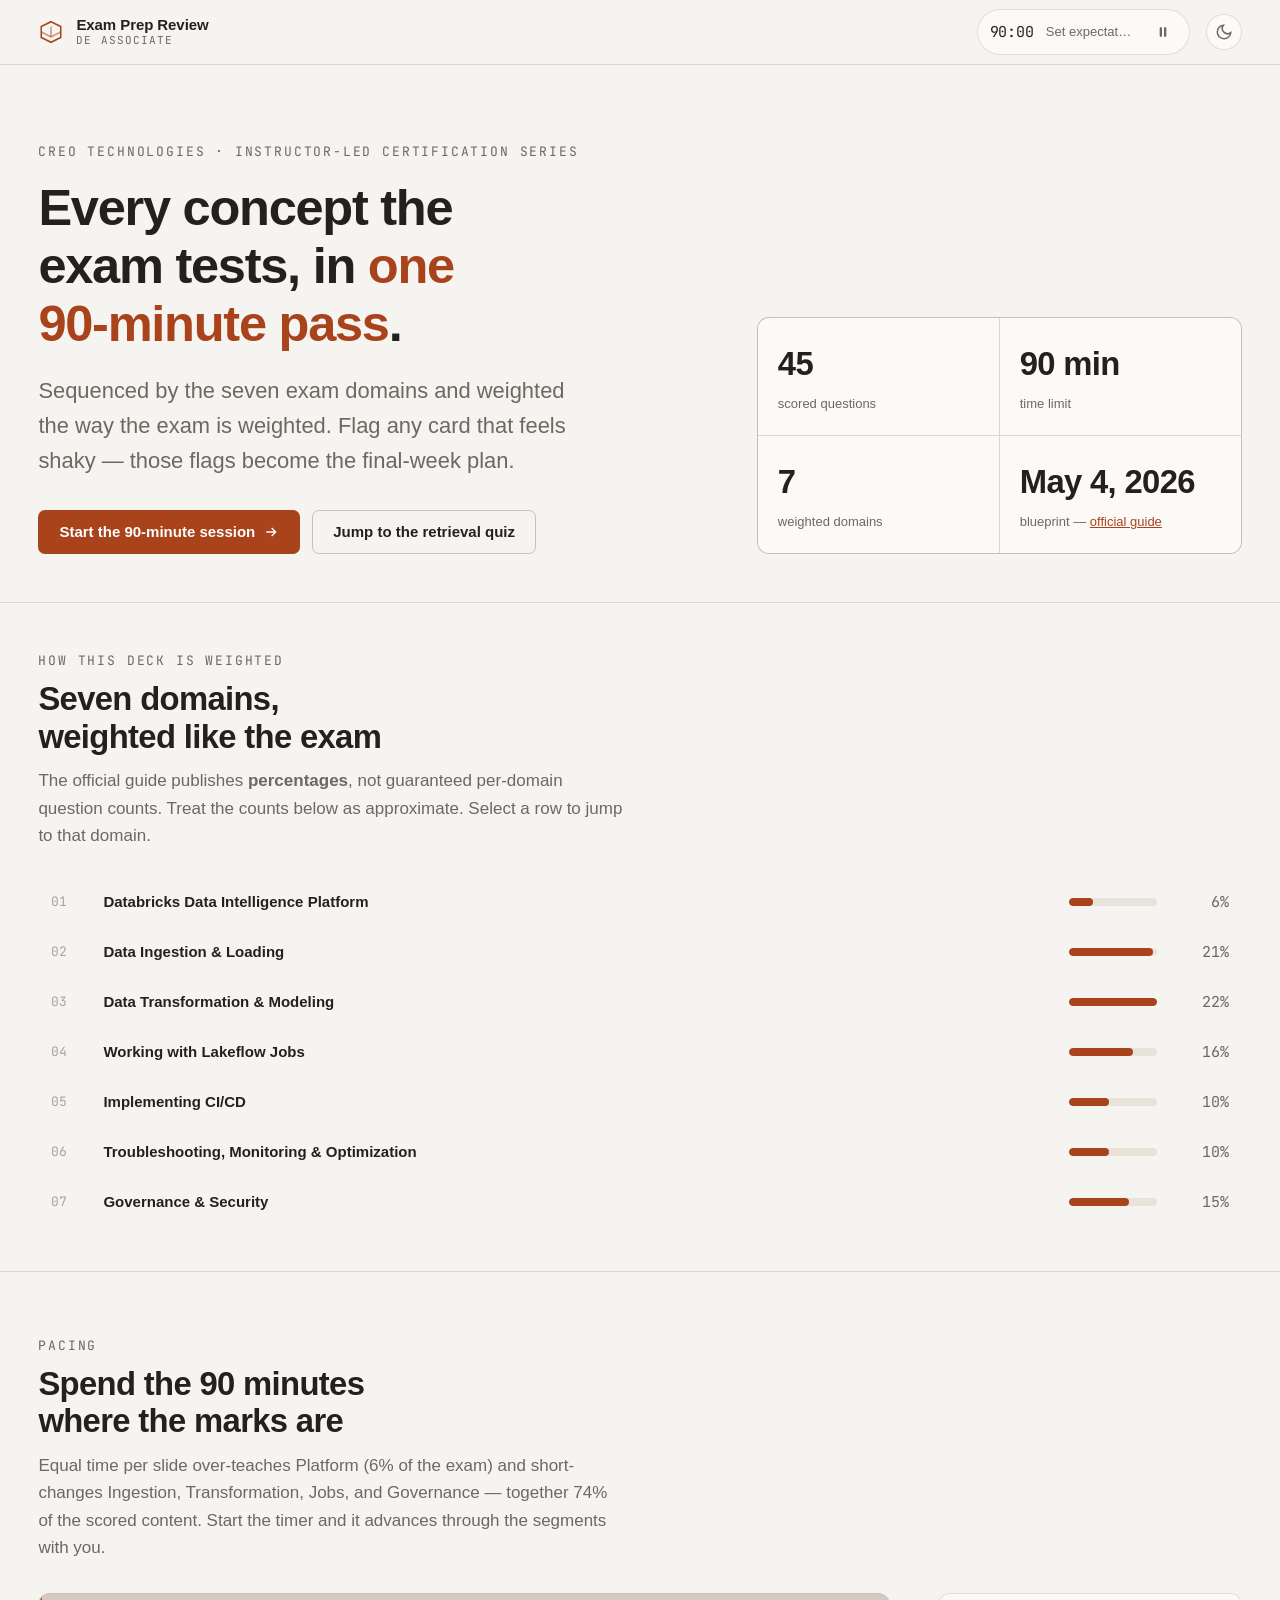
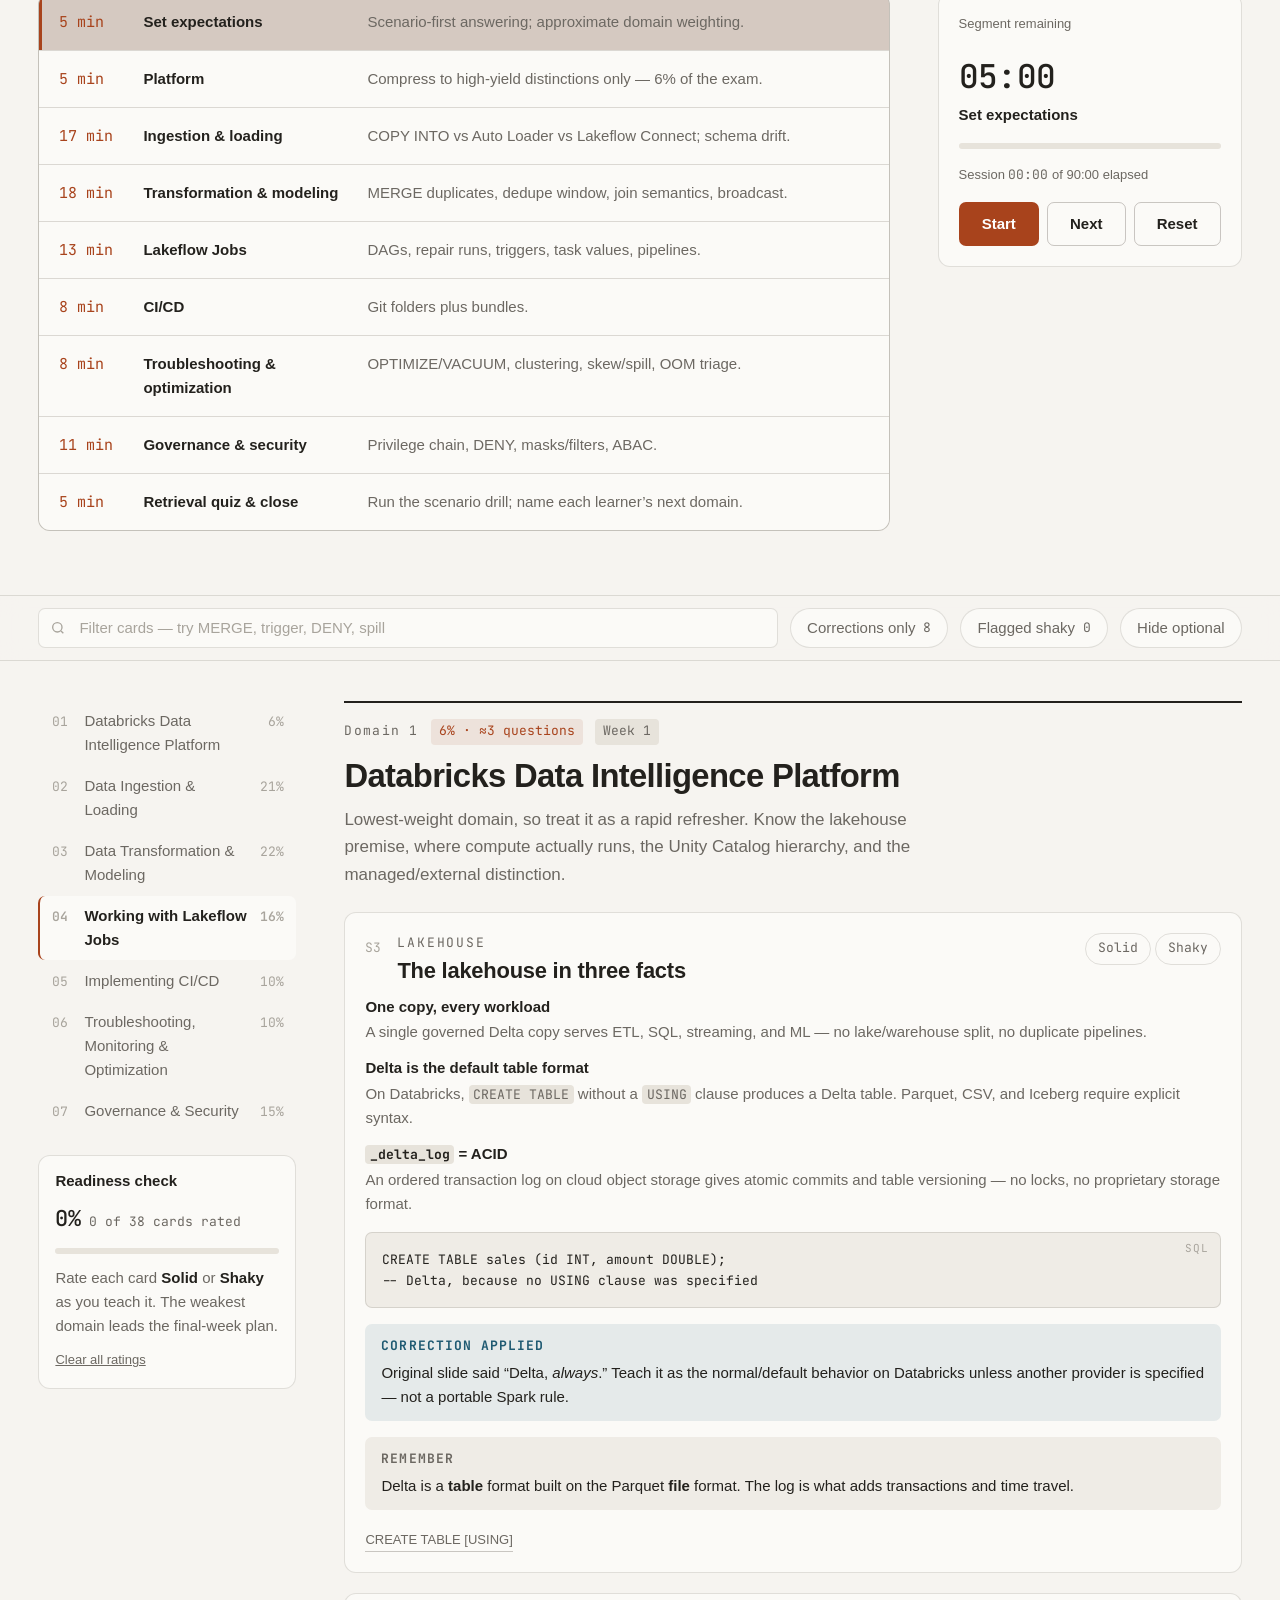
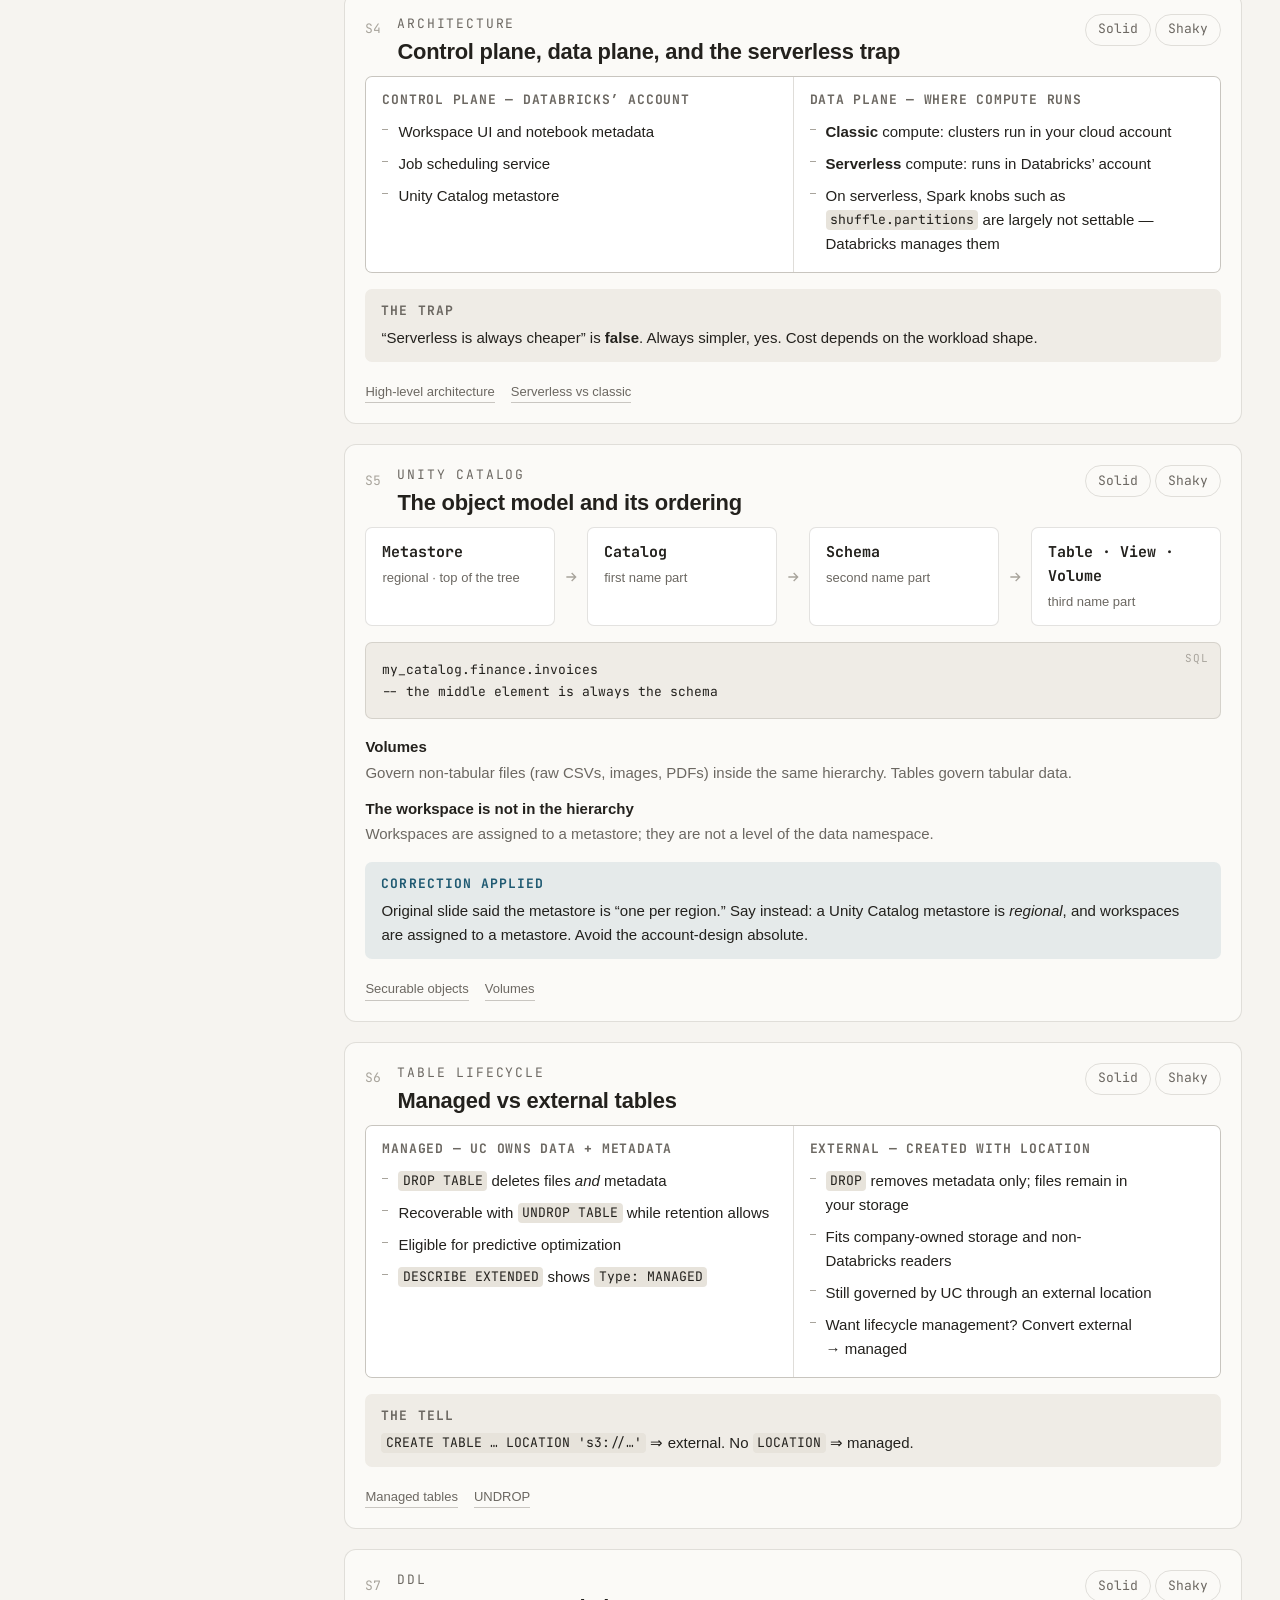
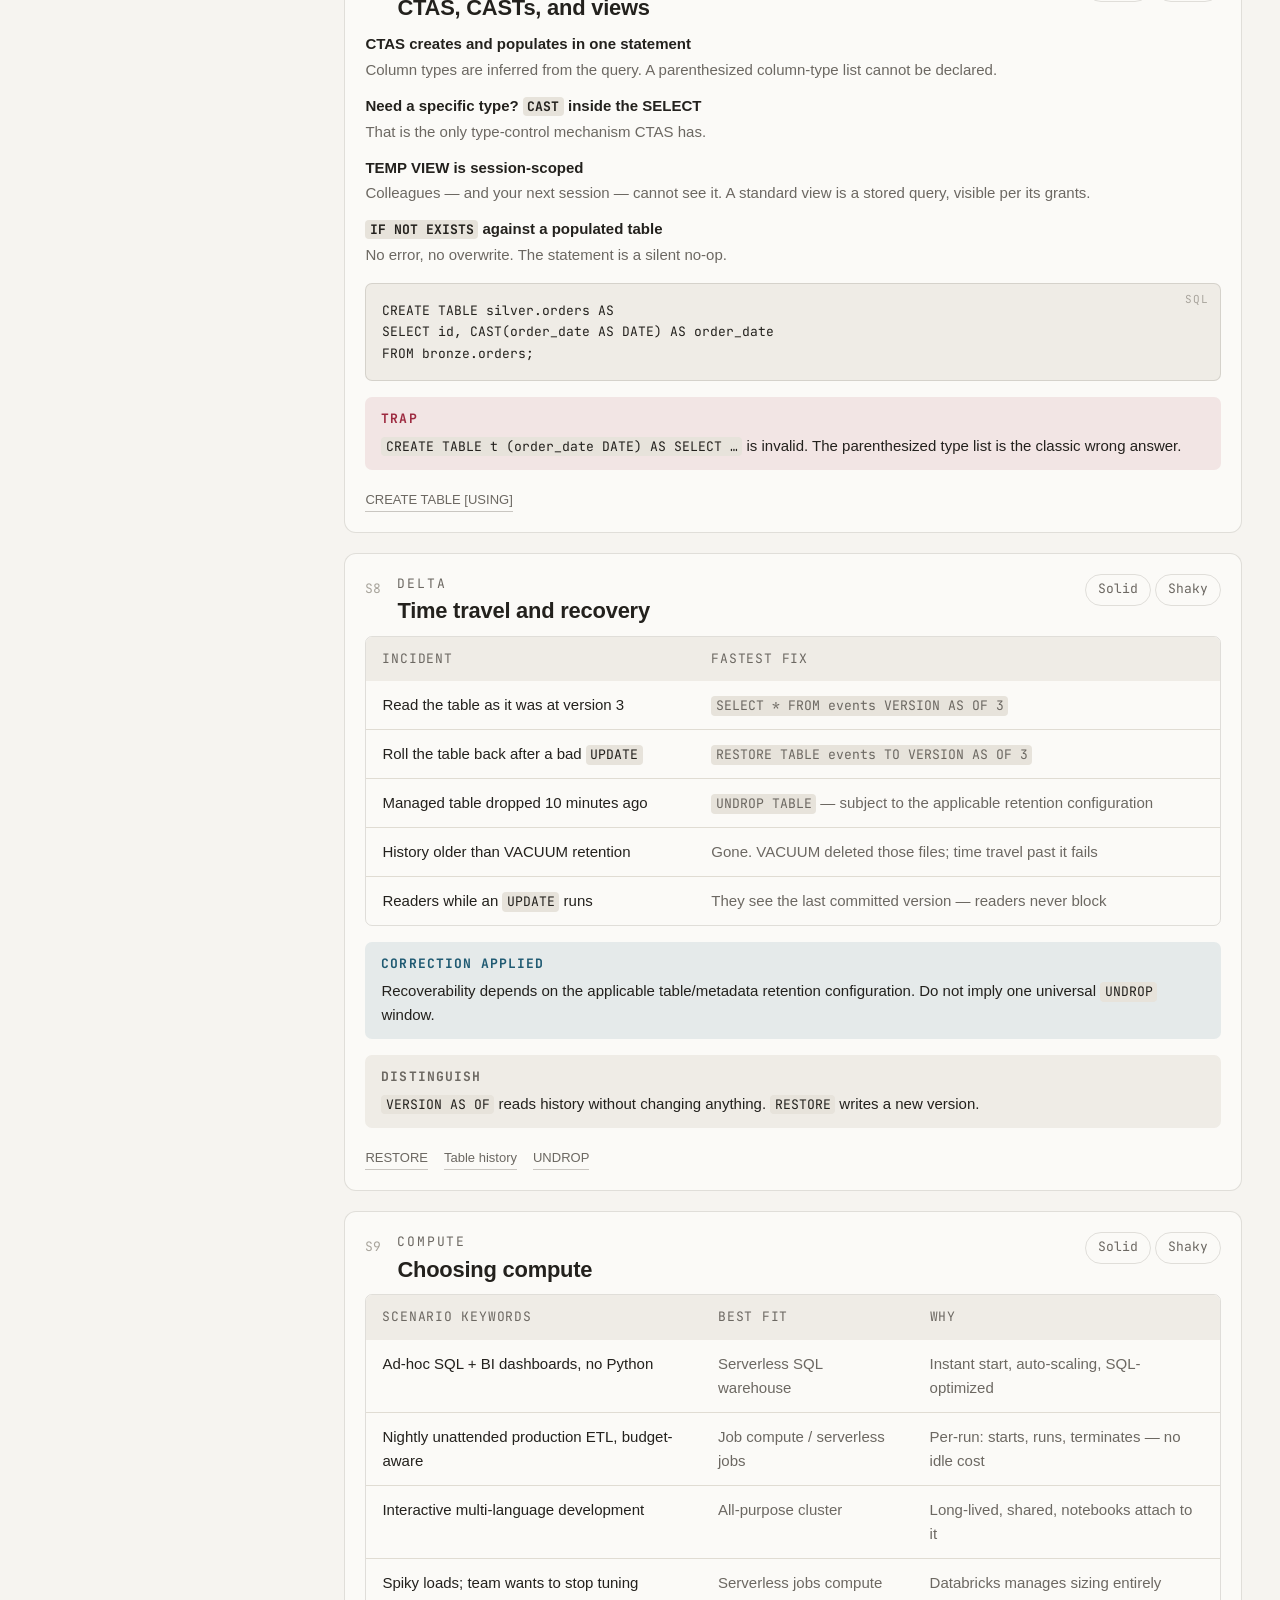
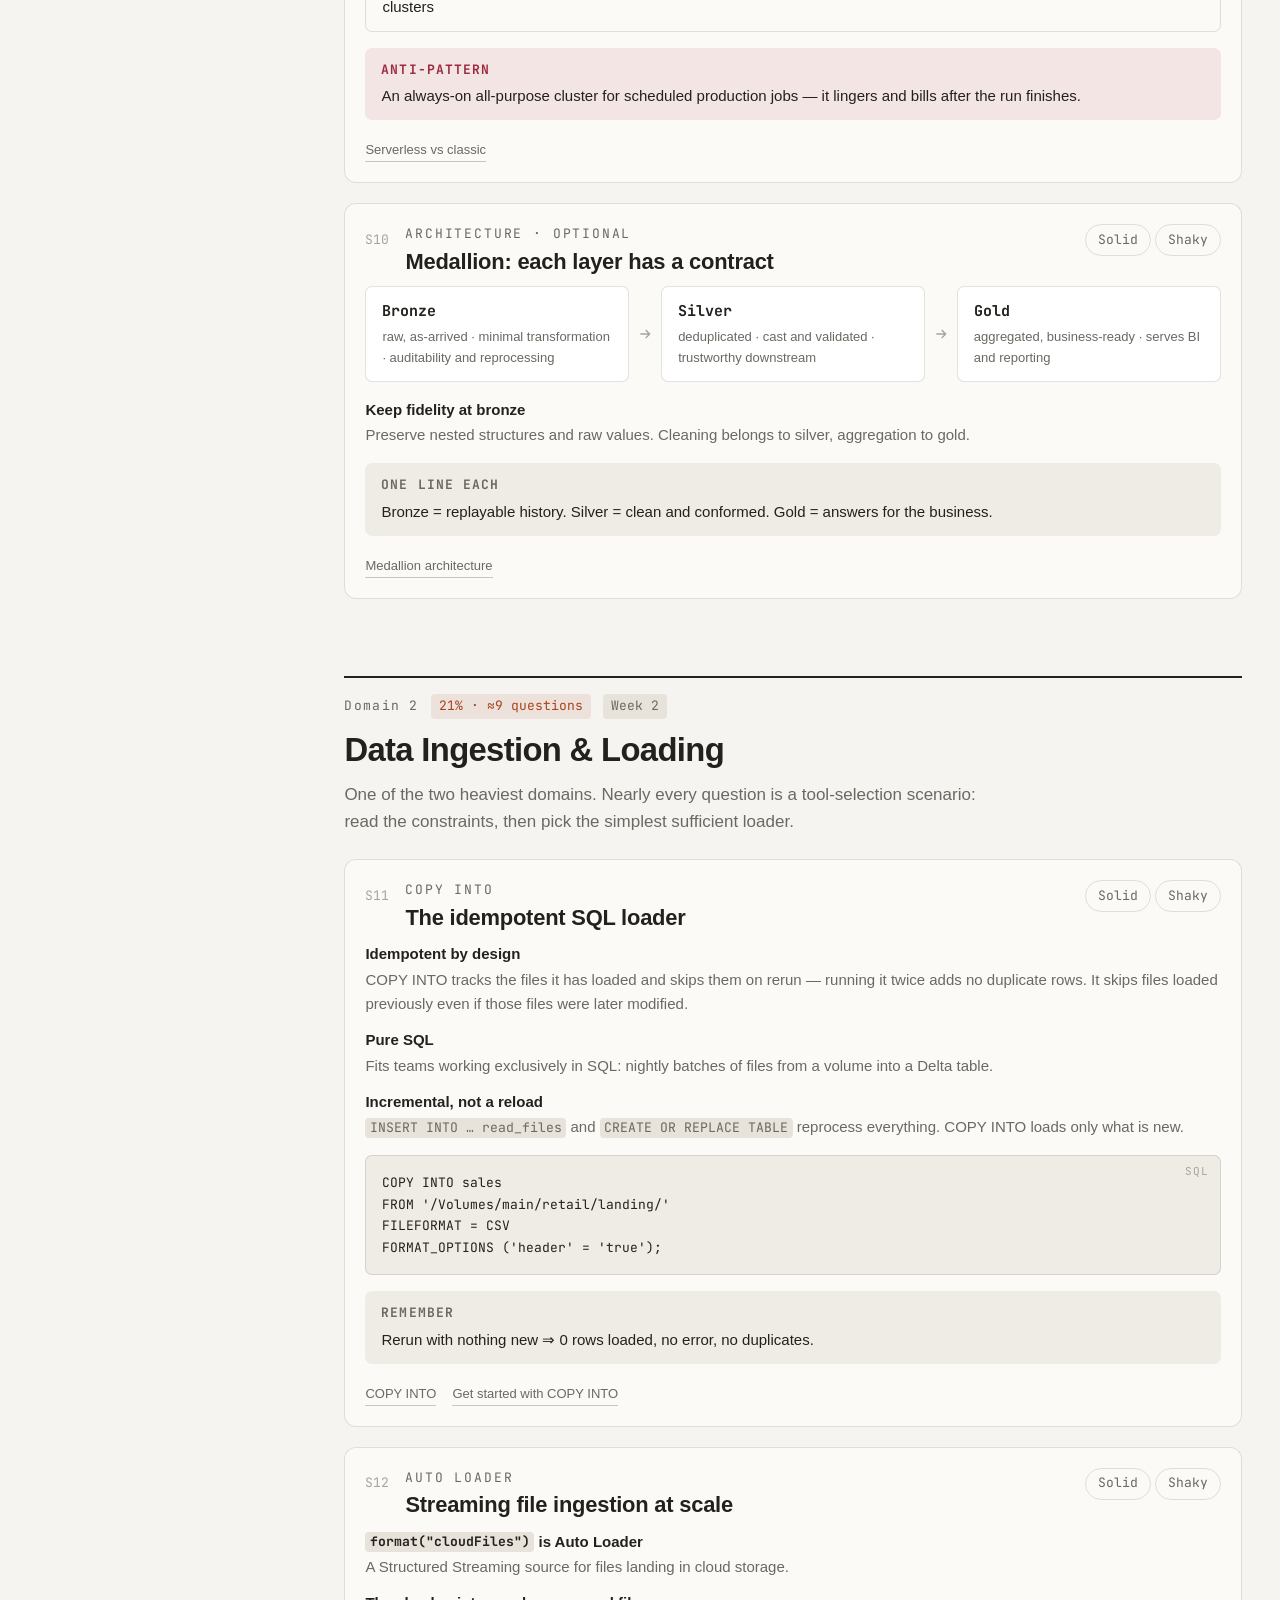
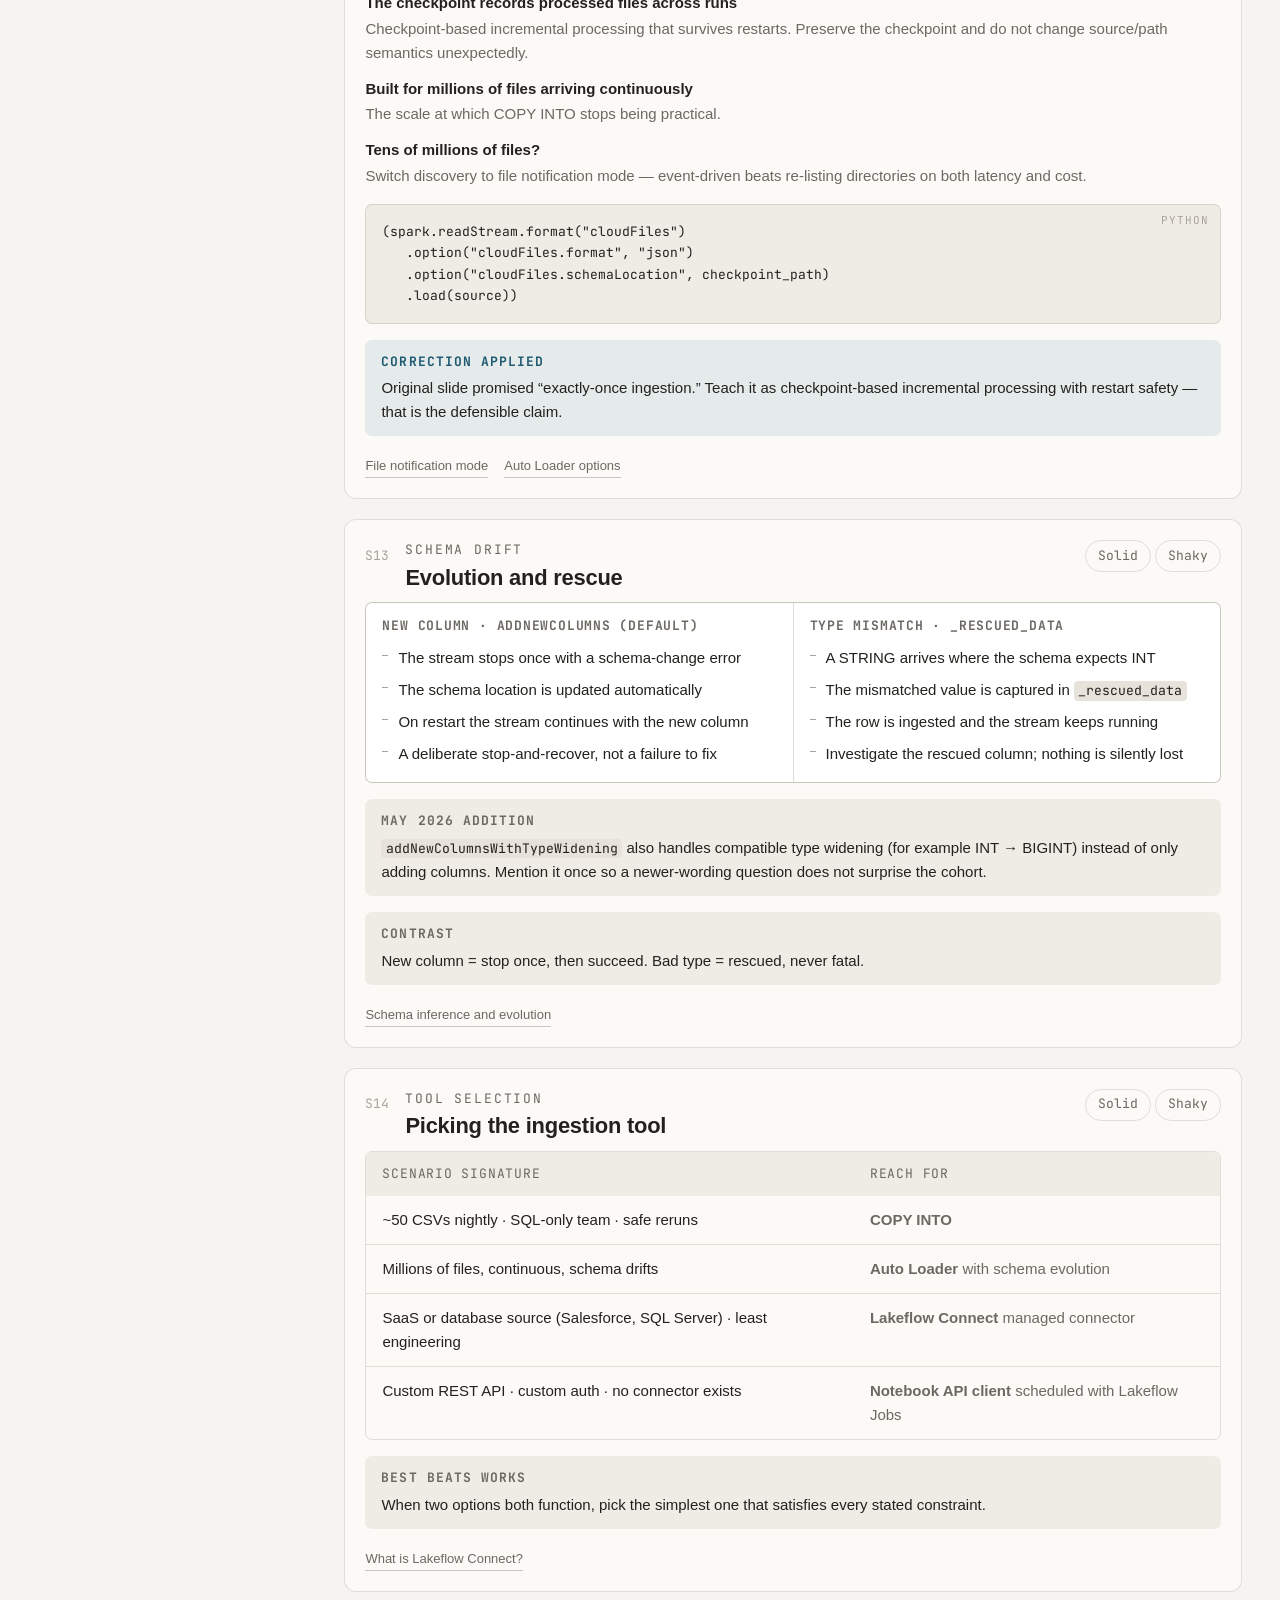
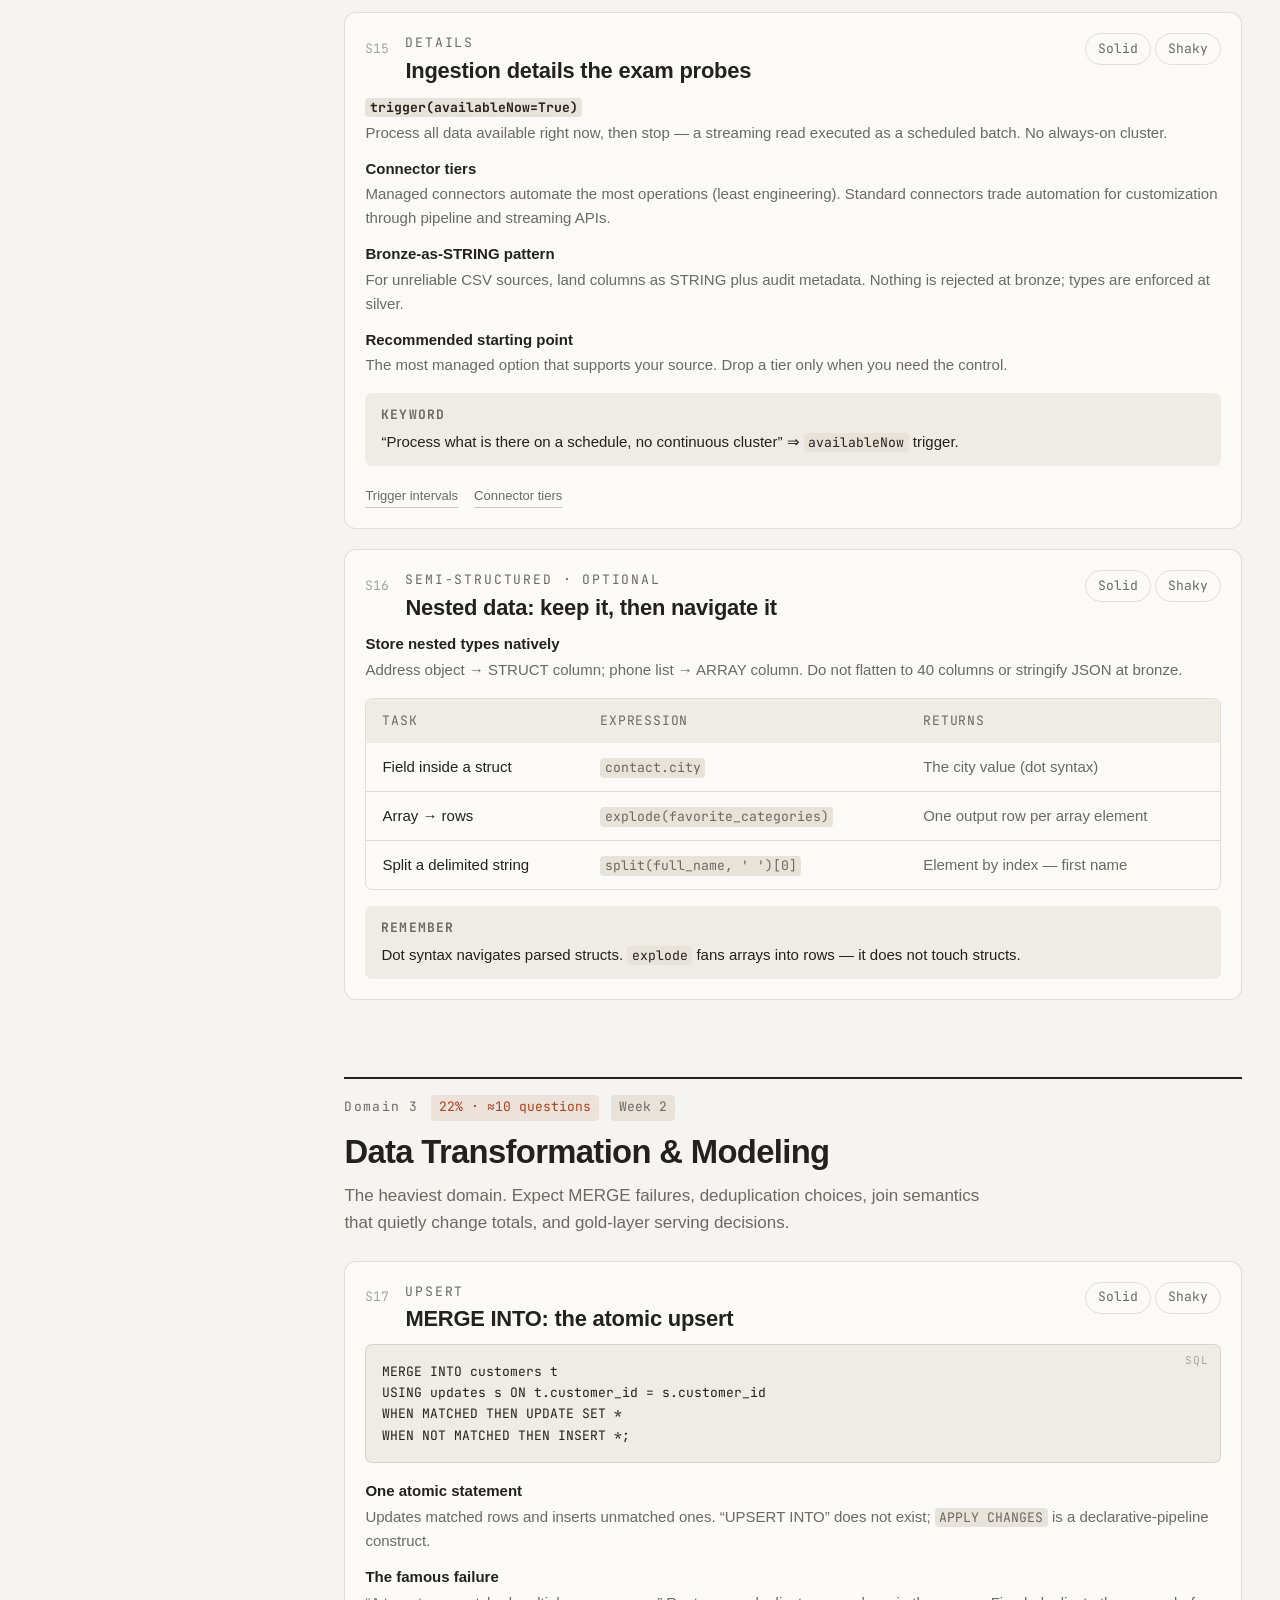
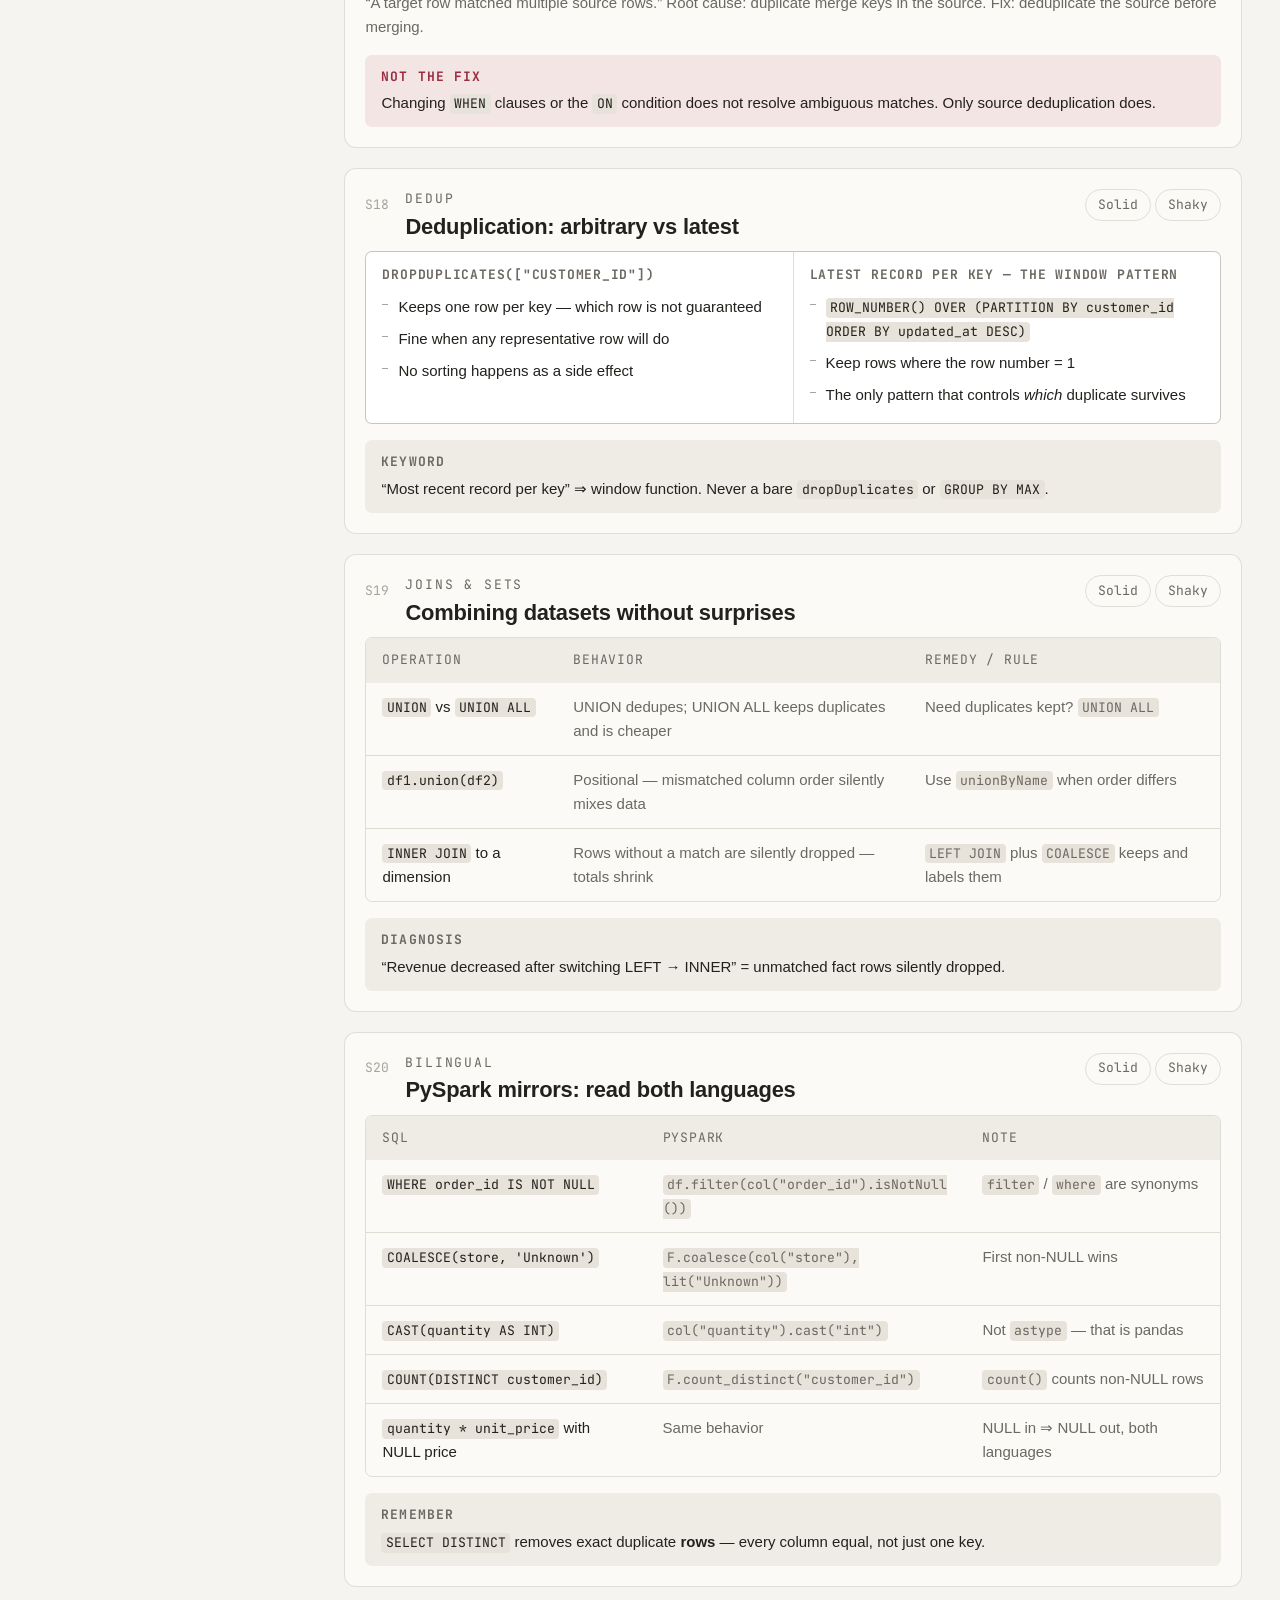
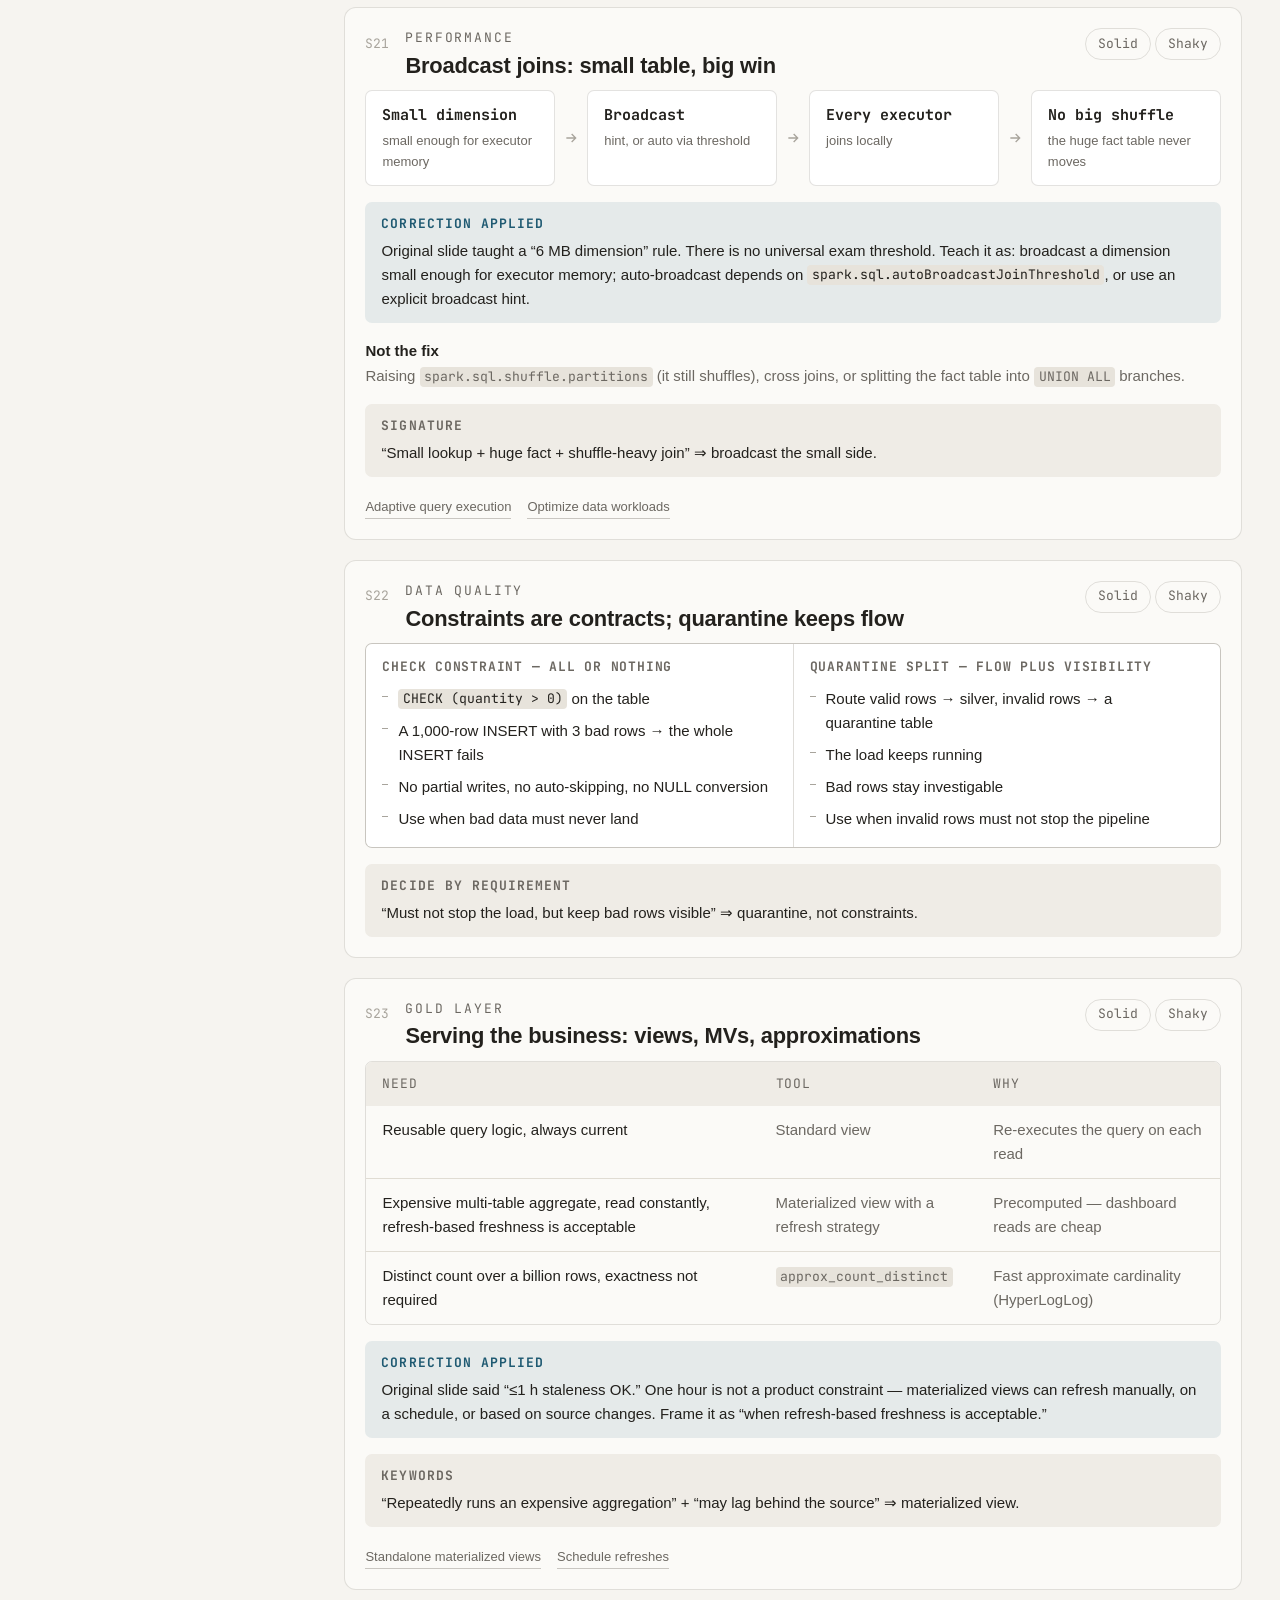
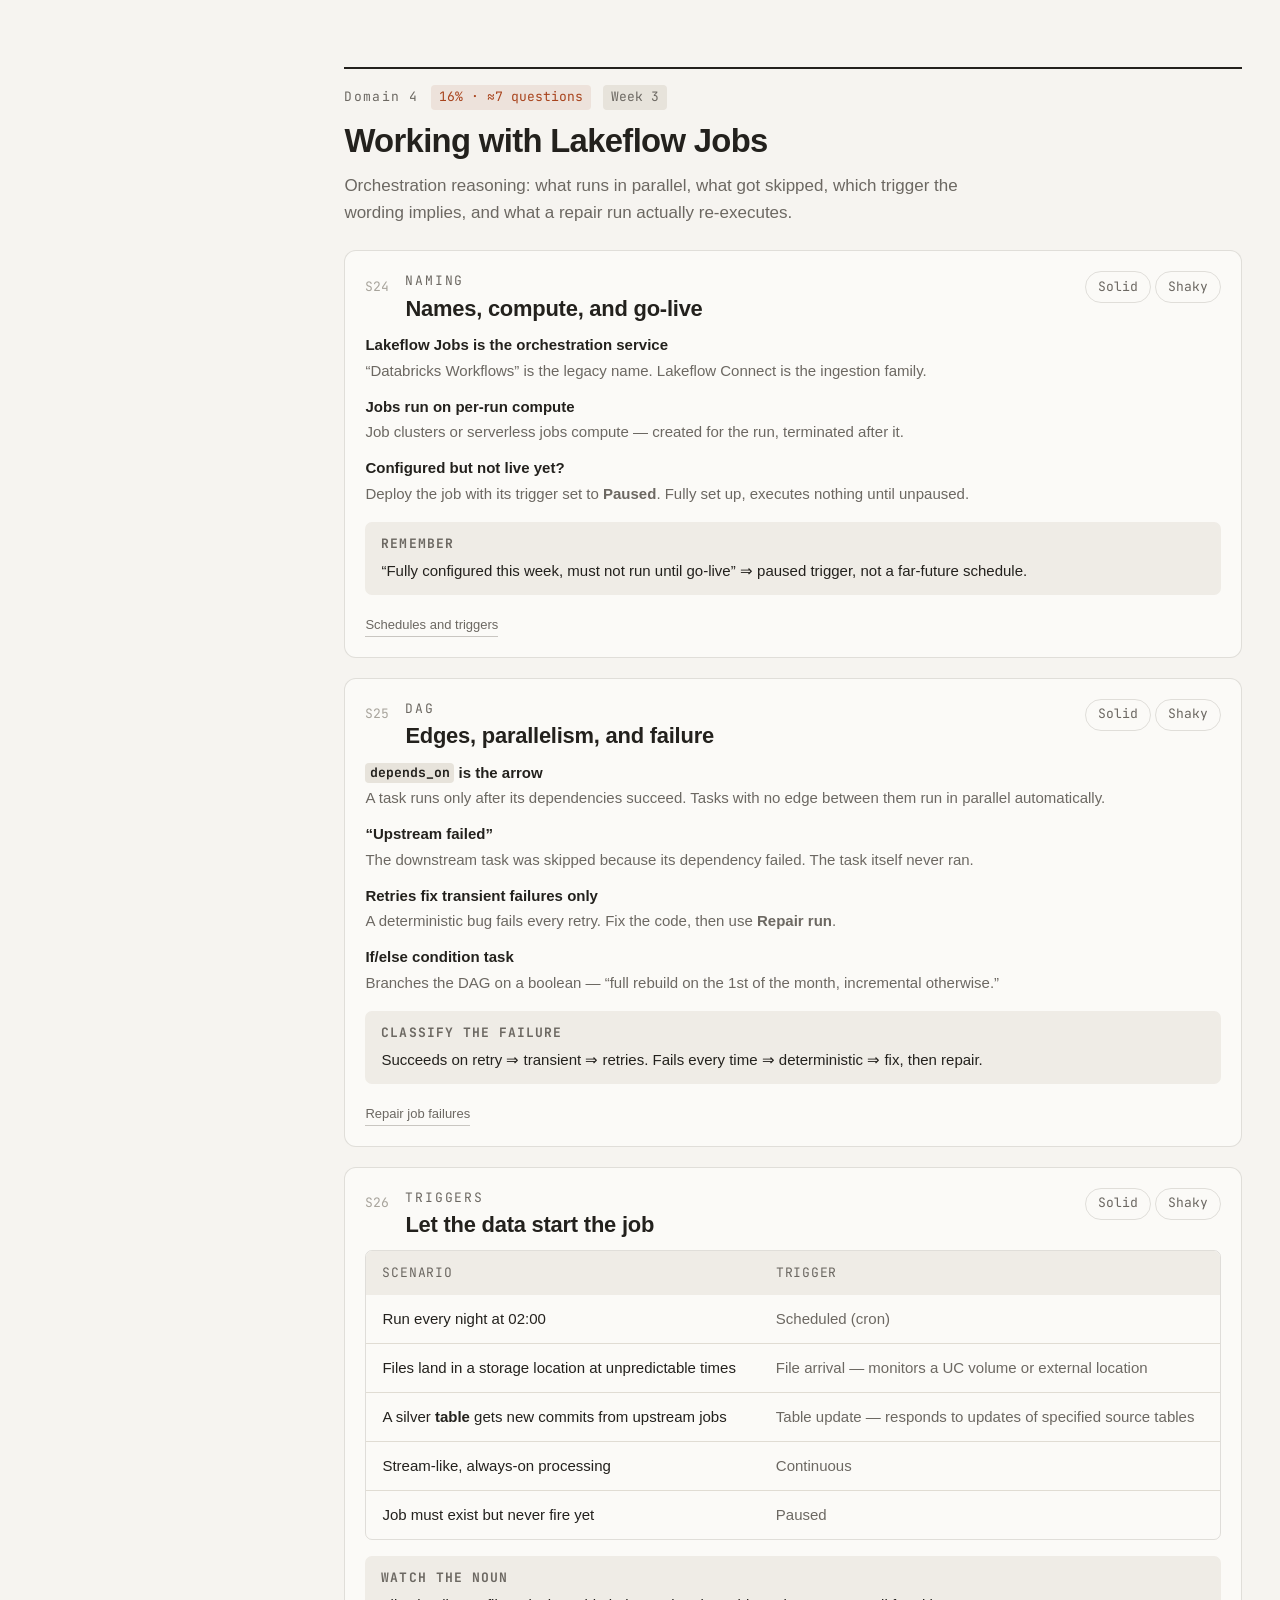
<file: Exam Prep Review — Databricks DE Associate/index.html>
<!doctype html>
<html lang="en" data-theme="light">
  <head>
    <meta charset="utf-8" />
    <meta name="viewport" content="width=device-width, initial-scale=1" />
    <title>Exam Prep Review — Databricks Certified Data Engineer Associate</title>
    <meta
      name="description"
      content="A 90-minute interactive review of the Databricks Certified Data Engineer Associate exam: seven weighted domains, scenario drills, and a retrieval quiz."
    />
    <link rel="icon" href="./favicon.svg" type="image/svg+xml" />
    <link
      href="https://api.fontshare.com/v2/css?f[]=satoshi@400,500,700&f[]=cabinet-grotesk@700,800&display=swap"
      rel="stylesheet"
    />
    <link rel="preconnect" href="https://fonts.googleapis.com" />
    <link rel="preconnect" href="https://fonts.gstatic.com" crossorigin />
    <link
      href="https://fonts.googleapis.com/css2?family=JetBrains+Mono:wght@400;500&display=swap"
      rel="stylesheet"
    />
    <link rel="stylesheet" href="./base.css" />
    <link rel="stylesheet" href="./style.css" />
  </head>
  <body>
    <a class="skip" href="#main">Skip to content</a>

    <header class="topbar">
      <div class="shell topbar__in">
        <a class="brand" href="#top">
          <svg width="26" height="26" viewBox="0 0 24 24" fill="none" aria-label="Creo Technologies">
            <path d="M12 2.5 21 7v10l-9 4.5L3 17V7l9-4.5Z" stroke="currentColor" stroke-width="1.4" />
            <path d="M3 12l9 4.5 9-4.5" stroke="currentColor" stroke-width="1.4" opacity=".55" />
            <path d="M12 7v9.5" stroke="currentColor" stroke-width="1.4" opacity=".55" />
          </svg>
          <span class="brand__txt">
            <b>Exam Prep Review</b>
            <span>DE Associate</span>
          </span>
        </a>

        <div class="topbar__spacer"></div>

        <div class="clock" data-clock hidden>
          <span class="clock__t" data-clock-time>90:00</span>
          <span class="clock__seg" data-clock-seg>Set expectations</span>
          <button class="iconbtn iconbtn--bare" data-clock-toggle aria-label="Pause session timer">
            <svg width="16" height="16" viewBox="0 0 24 24" fill="currentColor"><rect x="7" y="5" width="3.5" height="14" rx="1" /><rect x="13.5" y="5" width="3.5" height="14" rx="1" /></svg>
          </button>
        </div>

        <button class="iconbtn" data-theme-toggle aria-label="Switch to dark mode"></button>
      </div>
    </header>

    <main id="main">
      <!-- ------------------------------------------------------------ hero -->
      <section class="hero" id="top">
        <div class="shell hero__grid">
          <div>
            <p class="eyebrow">Creo Technologies · Instructor-led certification series</p>
            <h1>Every concept the exam tests, in <em>one 90-minute pass</em>.</h1>
            <p class="hero__lede">
              Sequenced by the seven exam domains and weighted the way the exam is weighted. Flag any
              card that feels shaky — those flags become the final-week plan.
            </p>
            <div class="hero__cta">
              <a class="btn btn--solid" href="#plan">
                Start the 90-minute session
                <svg width="16" height="16" viewBox="0 0 24 24" fill="none" stroke="currentColor" stroke-width="2"><path d="M5 12h14M13 6l6 6-6 6" /></svg>
              </a>
              <a class="btn btn--ghost" href="#quiz">Jump to the retrieval quiz</a>
            </div>
          </div>

          <div class="facts">
            <div class="fact"><b>45</b><span>scored questions</span></div>
            <div class="fact"><b>90 min</b><span>time limit</span></div>
            <div class="fact"><b>7</b><span>weighted domains</span></div>
            <div class="fact">
              <b>May 4, 2026</b>
              <span>
                blueprint —
                <a href="https://www.databricks.com/sites/default/files/2026-03/databricks-certified-data-engineer-associate-exam-guide-may-4-2026.pdf" target="_blank" rel="noopener noreferrer">official guide</a>
              </span>
            </div>
          </div>
        </div>
      </section>

      <!-- ------------------------------------------------------- blueprint -->
      <section class="section section--tight" id="blueprint">
        <div class="shell">
          <div class="section__head">
            <p class="eyebrow">How this deck is weighted</p>
            <h2>Seven domains, weighted like the exam</h2>
            <p>
              The official guide publishes <strong>percentages</strong>, not guaranteed per-domain
              question counts. Treat the counts below as approximate. Select a row to jump to that
              domain.
            </p>
          </div>
          <div class="bp" data-blueprint></div>
        </div>
      </section>

      <!-- ------------------------------------------------------------ plan -->
      <section class="section" id="plan">
        <div class="shell">
          <div class="section__head">
            <p class="eyebrow">Pacing</p>
            <h2>Spend the 90 minutes where the marks are</h2>
            <p>
              Equal time per slide over-teaches Platform (6% of the exam) and short-changes Ingestion,
              Transformation, Jobs, and Governance — together 74% of the scored content. Start the timer
              and it advances through the segments with you.
            </p>
          </div>
          <div class="planwrap">
            <div class="plan" data-plan></div>
            <aside class="timer" aria-label="Session timer">
              <p class="timer__lab">Segment remaining</p>
              <p class="timer__t" data-t-seg>05:00</p>
              <p class="timer__seg" data-t-name>Set expectations</p>
              <div class="timer__bar"><i data-t-bar style="width: 0%"></i></div>
              <p class="timer__lab">
                Session <span class="mono" data-t-total>00:00</span> of 90:00 elapsed
              </p>
              <div class="timer__btns">
                <button class="btn btn--solid" data-t-start>Start</button>
                <button class="btn btn--ghost" data-t-next>Next</button>
                <button class="btn btn--ghost" data-t-reset>Reset</button>
              </div>
            </aside>
          </div>
        </div>
      </section>

      <!-- --------------------------------------------------------- toolbar -->
      <div class="toolbar">
        <div class="shell toolbar__in">
          <label class="search">
            <span class="sr-only">Filter the review cards</span>
            <svg width="16" height="16" viewBox="0 0 24 24" fill="none" stroke="currentColor" stroke-width="2"><circle cx="11" cy="11" r="7" /><path d="m20 20-3.5-3.5" /></svg>
            <input type="search" data-search placeholder="Filter cards — try MERGE, trigger, DENY, spill" />
          </label>
          <button class="chip" data-filter="fix" aria-pressed="false">
            Corrections only <span class="chip__n" data-count-fix></span>
          </button>
          <button class="chip" data-filter="weak" aria-pressed="false">
            Flagged shaky <span class="chip__n" data-count-weak>0</span>
          </button>
          <button class="chip" data-filter="core" aria-pressed="false">Hide optional</button>
        </div>
      </div>

      <!-- --------------------------------------------------------- domains -->
      <div class="shell body">
        <aside class="rail" aria-label="Domain navigation">
          <nav class="rail__nav" data-rail></nav>
          <div class="readiness">
            <h3>Readiness check</h3>
            <div class="readiness__nums">
              <b data-r-pct>0%</b><span data-r-count>0 of 0 cards rated</span>
            </div>
            <div class="readiness__bar">
              <i class="ok" data-r-ok style="width: 0%"></i>
              <i class="weak" data-r-weak style="width: 0%"></i>
            </div>
            <p class="readiness__out" data-r-out>
              Rate each card <strong>Solid</strong> or <strong>Shaky</strong> as you teach it. The
              weakest domain leads the final-week plan.
            </p>
            <button class="readiness__reset" data-r-reset>Clear all ratings</button>
          </div>
        </aside>

        <div data-domains></div>
      </div>

      <!-- ---------------------------------------------------------- drills -->
      <section class="section" id="drills">
        <div class="shell">
          <div class="section__head">
            <p class="eyebrow">Keyword drill</p>
            <h2>Constraint keyword → simplest sufficient tool</h2>
            <p>
              The exam hides the answer in constraint wording: “SQL-only”, “least engineering”, “every
              query path”, “no extra copies”. Read the scenario aloud, take answers from the room, then
              reveal.
            </p>
          </div>
          <div class="drills" data-drills></div>
        </div>
      </section>

      <!-- ------------------------------------------------------------ quiz -->
      <section class="section" id="quiz">
        <div class="shell">
          <div class="section__head">
            <p class="eyebrow">Final five minutes</p>
            <h2>Retrieval quiz — choose the first or best action</h2>
            <p>
              Twelve scenario questions across all seven domains. Score is reported per domain, because
              the weakest domain decides what each learner re-reads — not the total.
            </p>
          </div>
          <div class="quiz" data-quiz></div>
          <div class="score" data-score hidden>
            <p class="eyebrow">Result</p>
            <p class="score__n" data-score-n></p>
            <p class="score__msg" data-score-msg></p>
          </div>
        </div>
      </section>

      <!-- -------------------------------------------------------- exam day -->
      <section class="section" id="examday">
        <div class="shell">
          <div class="section__head">
            <p class="eyebrow">Exam day</p>
            <h2>Walk in with a plan</h2>
          </div>
          <div class="close__grid">
            <div>
              <p class="eyebrow" style="margin-bottom: var(--space-4)">Targets</p>
              <ul>
                <li><strong>45 questions, 90 minutes</strong> — roughly two minutes each.</li>
                <li><strong>32+ correct</strong> is this course’s internal target (≈70%), not an official pass score.</li>
                <li><strong>No domain below 50%</strong> on the mock — or that domain leads your final week.</li>
              </ul>
            </div>
            <div>
              <p class="eyebrow" style="margin-bottom: var(--space-4)">Answering method</p>
              <ul>
                <li>Scenarios hide the answer in <strong>constraint keywords</strong>.</li>
                <li>When two options both work, the exam wants the <strong>simplest sufficient</strong> one.</li>
                <li>Score the mock <strong>per domain</strong> — your weakest domain decides what you re-read.</li>
              </ul>
            </div>
            <div>
              <p class="eyebrow" style="margin-bottom: var(--space-4)">Verify before you teach</p>
              <ul>
                <li>Domain weights and objectives: the <a href="https://www.databricks.com/sites/default/files/2026-03/databricks-certified-data-engineer-associate-exam-guide-may-4-2026.pdf" target="_blank" rel="noopener noreferrer">May 4, 2026 exam guide</a>.</li>
                <li>Registration and retake policy: the <a href="https://www.databricks.com/learn/certification/data-engineer-associate" target="_blank" rel="noopener noreferrer">certification page</a>.</li>
                <li>Every card links its supporting documentation.</li>
              </ul>
            </div>
          </div>
        </div>
      </section>

      <footer class="footer">
        <div class="shell">
          <p>Creo Technologies · Databricks Certified Data Engineer Associate · Exam Prep Review</p>
          <p>
            Blueprint weighting follows the
            <a href="https://www.databricks.com/sites/default/files/2026-03/databricks-certified-data-engineer-associate-exam-guide-may-4-2026.pdf" target="_blank" rel="noopener noreferrer">May 4, 2026 exam guide</a>.
            Ratings and quiz answers are held in memory for this session only.
          </p>
        </div>
      </footer>
    </main>

    <script src="./data.js"></script>
    <script src="./app.js" defer></script>
  <script data-pplx-inline-edit>
(function () {
  if (window === window.top) return;

  const allowedParentOrigins = ["https://www.perplexity.ai","https://perplexity.ai","https://testing.perplexity.ai","https://staging.perplexity.ai","https://*.preview.i.perplexity.ai","http://perplexity.localhost","http://localhost:1420","http://127.0.0.1:1420","http://localhost:3000","http://127.0.0.1:3000","http://localhost:5173","http://127.0.0.1:5173"];
  const MAX_FONT_BYTES = 500 * 1024;
  const MAX_TOTAL_FONT_BYTES = 2 * 1024 * 1024;
  let scrollForwarding = false;
  let scrollRaf = 0;
  let trustedTopOrigin = null;

  // Allow entries like "https://*.preview.i.perplexity.ai" — the wildcard
  // matches a single DNS label (no dots), so "https://*.foo" cannot stretch
  // across multiple labels.
  function matchesAllowedOrigin(origin) {
    if (!origin) return false;
    for (const entry of allowedParentOrigins) {
      if (!entry.includes("*")) {
        if (entry === origin) return true;
        continue;
      }
      const pattern = new RegExp(
        "^" +
          entry.replace(/[.+?^${}()|[\]\\]/g, "\\$&").replace(/\*/g, "[^.]+") +
          "$",
      );
      if (pattern.test(origin)) return true;
    }
    return false;
  }

  // Trust decision: when the sender is same-origin-visible (event.origin is a
  // real origin like https://www.perplexity.ai) we trust event.origin directly.
  // When event.origin is "null" (opaque broker srcdoc), we fall back to the
  // broker's stamped `parentOrigin` to identify the top window. The fallback
  // is claim-only — we rely on the browser's native `targetOrigin` enforcement
  // on the response path (see postToTrustedTop) to ensure replies can't be
  // delivered to anyone but the actual top window of that claimed origin.
  function getTrustedParentOrigin(event) {
    const forwardedParentOrigin =
      typeof event.data.parentOrigin === "string" ? event.data.parentOrigin : null;
    const parentOrigin = event.origin === "null" ? forwardedParentOrigin : event.origin;
    return matchesAllowedOrigin(parentOrigin) ? parentOrigin : null;
  }

  // All responses go to window.top with targetOrigin = the allowlisted origin.
  // An attacker that iframes us inside their own null-origin broker can claim
  // any parentOrigin they like, but the browser will drop the reply whenever
  // the real top's origin doesn't match — so the screenshot never leaves.
  function postToTrustedTop(message) {
    if (!trustedTopOrigin) return;
    try {
      window.top.postMessage(message, trustedTopOrigin);
    } catch (_error) {}
  }

  function inlineAll(original, clone) {
    if (original.nodeType !== 1 || clone.nodeType !== 1) return;

    try {
      const computedStyle = getComputedStyle(original);
      // cssText on a computed style is the serialized declaration in modern
      // Chromium/Safari — a single read beats enumerating ~400 longhand
      // properties. Firefox returns "" here, so we fall back on empty.
      const serialized = computedStyle.cssText;
      if (serialized) {
        clone.style.cssText = serialized;
      } else {
        const parts = new Array(computedStyle.length);
        for (let index = 0; index < computedStyle.length; index += 1) {
          const property = computedStyle[index];
          parts[index] = `${property}:${computedStyle.getPropertyValue(property)};`;
        }
        clone.style.cssText = parts.join("");
      }
    } catch (_error) {}

    const originalChildren = original.children;
    const clonedChildren = clone.children;
    for (
      let index = 0;
      index < originalChildren.length && index < clonedChildren.length;
      index += 1
    ) {
      inlineAll(originalChildren[index], clonedChildren[index]);
    }
  }

  function extractFontUrl(srcValue) {
    const matches = [
      ...srcValue.matchAll(
        /url\(["']?([^"')]+)["']?\)(?:\s*format\(["']?([^"')]+)["']?\))?/gi,
      ),
    ];
    if (matches.length === 0) return null;
    const woff2 = matches.find((m) => m[2] && m[2].toLowerCase().includes("woff2"));
    if (woff2) return woff2[1];
    const woff = matches.find((m) => m[2] && m[2].toLowerCase().includes("woff"));
    if (woff) return woff[1];
    return matches[0][1];
  }

  // Cache resolved font URL -> data URI across captures. Fonts on a page
  // essentially never change, and a batch run emits multiple captures back to
  // back — without this we'd refetch + re-base64 every time.
  const fontDataUriCache = new Map();
  const SRC_DECLARATION_RE = /src\s*:\s*[^;}]+/i;

  async function fetchAsDataUri(url) {
    if (fontDataUriCache.has(url)) return fontDataUriCache.get(url);
    let dataUri = null;
    try {
      const response = await fetch(url, { mode: "cors", credentials: "omit" });
      if (response.ok) {
        const blob = await response.blob();
        if (blob.size <= MAX_FONT_BYTES) {
          dataUri = await new Promise((resolve) => {
            const reader = new FileReader();
            reader.onloadend = () =>
              resolve(typeof reader.result === "string" ? reader.result : null);
            reader.onerror = () => resolve(null);
            reader.readAsDataURL(blob);
          });
        }
      }
    } catch (_error) {
      dataUri = null;
    }
    fontDataUriCache.set(url, dataUri);
    return dataUri;
  }

  function collectFontFaceRuleTexts() {
    const rules = [];
    for (const sheet of document.styleSheets) {
      let cssRules;
      try {
        cssRules = sheet.cssRules;
      } catch (_error) {
        continue;
      }
      if (!cssRules) continue;
      for (const rule of cssRules) {
        const cssText = rule.cssText || "";
        if (cssText.startsWith("@font-face")) rules.push(cssText);
      }
    }
    return rules;
  }

  async function buildInlinedFontCss() {
    const ruleTexts = collectFontFaceRuleTexts();
    if (ruleTexts.length === 0) return null;

    const resolved = ruleTexts.map((cssText) => {
      if (!SRC_DECLARATION_RE.test(cssText)) return null;
      const srcMatch = cssText.match(/src\s*:\s*([^;}]+)[;}]/i);
      if (!srcMatch) return null;
      const url = extractFontUrl(srcMatch[1]);
      if (!url) return null;
      try {
        return { cssText, url: new URL(url, document.baseURI).href };
      } catch (_error) {
        return null;
      }
    });

    const dataUris = await Promise.all(
      resolved.map((entry) => (entry ? fetchAsDataUri(entry.url) : Promise.resolve(null))),
    );

    const inlined = [];
    let totalBytes = 0;
    for (let index = 0; index < resolved.length; index += 1) {
      const entry = resolved[index];
      const dataUri = dataUris[index];
      if (!entry || !dataUri) continue;
      const approxBytes = dataUri.length * 0.75;
      if (totalBytes + approxBytes > MAX_TOTAL_FONT_BYTES) break;
      totalBytes += approxBytes;
      inlined.push(entry.cssText.replace(SRC_DECLARATION_RE, `src: url("${dataUri}")`));
    }
    return inlined.length > 0 ? inlined.join("\n") : null;
  }

  function stripExternal(clone) {
    const images = clone.querySelectorAll("img");
    for (let index = 0; index < images.length; index += 1) {
      const src = images[index].getAttribute("src");
      if (src && !src.startsWith("data:")) images[index].removeAttribute("src");
    }

    const elements = clone.querySelectorAll("*");
    for (let index = 0; index < elements.length; index += 1) {
      const style = elements[index].style.cssText;
      if (style && style.includes("url(")) {
        elements[index].style.cssText = style.replace(
          /url\(["']?(?!data:)[^)"']*["']?\)/gi,
          "none",
        );
      }
    }
  }

  function emitScroll() {
    scrollRaf = 0;
    if (!scrollForwarding) return;
    postToTrustedTop({
      type: "INLINE_EDIT_SCROLL",
      scrollX: window.scrollX,
      scrollY: window.scrollY,
    });
  }

  window.addEventListener(
    "scroll",
    function () {
      if (!scrollForwarding || scrollRaf) return;
      scrollRaf = requestAnimationFrame(emitScroll);
    },
    { passive: true, capture: true },
  );

  async function handleCaptureRequest(event) {
    const requestId = event.data.requestId;
    const scrollX = window.scrollX;
    const scrollY = window.scrollY;
    const width = window.innerWidth;
    const height = window.innerHeight;

    function postResult(dataUrl) {
      postToTrustedTop({
        type: "INLINE_EDIT_SCREENSHOT_RESULT",
        requestId,
        dataUrl,
        scrollX,
        scrollY,
      });
    }

    try {
      // Wait for any pending web fonts to resolve so both inline metrics and
      // the @font-face inlining below see the same loaded faces.
      if (document.fonts && document.fonts.ready) {
        try {
          await document.fonts.ready;
        } catch (_error) {}
      }

      const clone = document.documentElement.cloneNode(true);
      inlineAll(document.documentElement, clone);

      const removedNodes = clone.querySelectorAll("script,link[rel=\"stylesheet\"],style");
      for (let index = 0; index < removedNodes.length; index += 1) {
        removedNodes[index].remove();
      }

      stripExternal(clone);

      // Re-embed web fonts as data-URI @font-face rules so the SVG rasterizer
      // can resolve them — external font URLs aren't fetched during
      // foreignObject rendering, which would otherwise force a fallback face
      // and change text metrics.
      const inlinedFontCss = await buildInlinedFontCss();
      if (inlinedFontCss) {
        const styleEl = document.createElement("style");
        styleEl.textContent = inlinedFontCss;
        const head = clone.querySelector("head");
        if (head) head.appendChild(styleEl);
        else clone.insertBefore(styleEl, clone.firstChild);
      }

      const html = new XMLSerializer().serializeToString(clone);
      const svg =
        `<svg xmlns="http://www.w3.org/2000/svg" width="${width}" height="${height}">` +
        '<foreignObject width="100%" height="100%">' +
        `<div xmlns="http://www.w3.org/1999/xhtml" style="width:${width}px;height:${height}px;overflow:hidden">` +
        `<div style="position:relative;left:-${scrollX}px;top:-${scrollY}px">` +
        html +
        "</div></div></foreignObject></svg>";
      const svgUrl = `data:image/svg+xml;charset=utf-8,${encodeURIComponent(svg)}`;
      const image = new Image();
      image.onload = function () {
        const canvas = document.createElement("canvas");
        canvas.width = width;
        canvas.height = height;
        canvas.getContext("2d").drawImage(image, 0, 0);
        postResult(canvas.toDataURL("image/png"));
      };
      image.onerror = function () {
        postResult(null);
      };
      image.src = svgUrl;
    } catch (_error) {
      postResult(null);
    }
  }

  window.addEventListener("message", function (event) {
    if (!event.data) return;
    // Only accept messages from the direct parent frame. Blocks sibling /
    // unrelated-window postMessage senders that could otherwise reach us.
    if (event.source !== window.parent) return;

    const trustedParentOrigin = getTrustedParentOrigin(event);
    if (!trustedParentOrigin) return;
    trustedTopOrigin = trustedParentOrigin;

    if (event.data.type === "INLINE_EDIT_SCROLL_START") {
      scrollForwarding = true;
      emitScroll();
      return;
    }

    if (event.data.type === "INLINE_EDIT_SCROLL_STOP") {
      scrollForwarding = false;
      if (scrollRaf) cancelAnimationFrame(scrollRaf);
      scrollRaf = 0;
      return;
    }

    if (event.data.type !== "INLINE_EDIT_CAPTURE_REQUEST") return;

    handleCaptureRequest(event);
  });
})();


</script></body>
</html>
</file>
<file: Exam Prep Review — Databricks DE Associate/base.css>
*,
*::before,
*::after { box-sizing: border-box; margin: 0; padding: 0; }

html {
  -moz-text-size-adjust: none;
  -webkit-text-size-adjust: none;
  text-size-adjust: none;
  -webkit-font-smoothing: antialiased;
  -moz-osx-font-smoothing: grayscale;
  text-rendering: optimizeLegibility;
  scroll-behavior: smooth;
  scroll-padding-top: 6.5rem;
}

body {
  min-height: 100dvh;
  line-height: 1.6;
  font-family: var(--font-body, sans-serif);
  font-size: var(--text-base);
  color: var(--color-text);
  background-color: var(--color-bg);
}

img, picture, video, canvas, svg { display: block; max-width: 100%; height: auto; }
ul[role='list'], ol[role='list'] { list-style: none; }
input, button, textarea, select { font: inherit; color: inherit; }

h1, h2, h3, h4, h5, h6 { text-wrap: balance; line-height: 1.15; }
p, li, figcaption { text-wrap: pretty; }

::selection { background: color-mix(in oklab, var(--color-primary) 25%, transparent); color: var(--color-text); }

:focus-visible { outline: 2px solid var(--color-primary); outline-offset: 3px; border-radius: var(--radius-sm); }

@media (prefers-reduced-motion: reduce) {
  *, *::before, *::after {
    animation-duration: 0.01ms !important;
    animation-iteration-count: 1 !important;
    transition-duration: 0.01ms !important;
    scroll-behavior: auto !important;
  }
}

button { cursor: pointer; background: none; border: none; }
table { border-collapse: collapse; width: 100%; }

a, button, [role='button'], input, textarea, select {
  transition: color var(--transition-interactive), background var(--transition-interactive),
    border-color var(--transition-interactive), box-shadow var(--transition-interactive);
}

.sr-only {
  position: absolute; width: 1px; height: 1px; padding: 0; margin: -1px;
  overflow: hidden; clip: rect(0, 0, 0, 0); white-space: nowrap; border-width: 0;
}
</file>
<file: Exam Prep Review — Databricks DE Associate/style.css>
/* =========================================================================
   Databricks DE Associate — Exam Review
   Art direction: instrument-panel / technical reference. Warm paper surfaces,
   a single rust accent, mono for every identifier and command.
   ========================================================================= */

:root,
[data-theme='light'] {
  --text-xs: clamp(0.75rem, 0.72rem + 0.15vw, 0.8125rem);
  --text-sm: clamp(0.875rem, 0.84rem + 0.2vw, 0.9375rem);
  --text-base: clamp(1rem, 0.97rem + 0.15vw, 1.0625rem);
  --text-lg: clamp(1.125rem, 1.05rem + 0.4vw, 1.375rem);
  --text-xl: clamp(1.5rem, 1.25rem + 1vw, 2.125rem);
  --text-2xl: clamp(2rem, 1.4rem + 2.2vw, 3.25rem);

  --space-1: 0.25rem; --space-2: 0.5rem; --space-3: 0.75rem; --space-4: 1rem;
  --space-5: 1.25rem; --space-6: 1.5rem; --space-8: 2rem; --space-10: 2.5rem;
  --space-12: 3rem; --space-16: 4rem; --space-20: 5rem; --space-24: 6rem;

  --color-bg: #f6f4f0;
  --color-surface: #fbfaf7;
  --color-surface-2: #ffffff;
  --color-surface-offset: #efece6;
  --color-surface-offset-2: #e7e3db;
  --color-divider: #e0dcd3;
  --color-border: oklch(0.32 0.02 60 / 0.14);
  --color-border-strong: oklch(0.32 0.02 60 / 0.26);

  --color-text: #23211d;
  --color-text-muted: #6c6862;
  --color-text-faint: #a8a49c;
  --color-text-inverse: #f8f6f2;

  --color-primary: #a8431c;
  --color-primary-hover: #8a3413;
  --color-primary-soft: oklch(0.5 0.13 40 / 0.1);
  --color-primary-line: oklch(0.5 0.13 40 / 0.28);

  --color-success: #3f6f27;
  --color-success-soft: oklch(0.52 0.11 140 / 0.12);
  --color-error: #9d2b40;
  --color-error-soft: oklch(0.48 0.15 15 / 0.1);
  --color-info: #1f5a72;
  --color-info-soft: oklch(0.45 0.07 230 / 0.1);

  --radius-sm: 0.25rem;
  --radius-md: 0.4375rem;
  --radius-lg: 0.75rem;
  --radius-xl: 1.125rem;
  --radius-full: 9999px;

  --transition-interactive: 180ms cubic-bezier(0.16, 1, 0.3, 1);
  --shadow-sm: 0 1px 2px oklch(0.25 0.02 60 / 0.07);
  --shadow-md: 0 6px 18px -6px oklch(0.25 0.02 60 / 0.16);
  --shadow-lg: 0 18px 44px -18px oklch(0.25 0.02 60 / 0.28);

  --font-display: 'Cabinet Grotesk', 'Helvetica Neue', sans-serif;
  --font-body: 'Satoshi', 'Helvetica Neue', sans-serif;
  --font-mono: 'JetBrains Mono', ui-monospace, monospace;

  --shell: 1360px;
  --rail: 258px;
}

[data-theme='dark'] {
  --color-bg: #14140f;
  --color-surface: #1a1a15;
  --color-surface-2: #1f1f19;
  --color-surface-offset: #1d1d17;
  --color-surface-offset-2: #26261f;
  --color-divider: #252520;
  --color-border: oklch(0.85 0.01 90 / 0.13);
  --color-border-strong: oklch(0.85 0.01 90 / 0.24);

  --color-text: #dcd9d2;
  --color-text-muted: #8e8a82;
  --color-text-faint: #625f59;
  --color-text-inverse: #1a1a15;

  --color-primary: #e08355;
  --color-primary-hover: #f0996d;
  --color-primary-soft: oklch(0.72 0.12 44 / 0.14);
  --color-primary-line: oklch(0.72 0.12 44 / 0.34);

  --color-success: #86bb60;
  --color-success-soft: oklch(0.75 0.14 135 / 0.14);
  --color-error: #e2748c;
  --color-error-soft: oklch(0.7 0.14 10 / 0.14);
  --color-info: #6fb1cd;
  --color-info-soft: oklch(0.72 0.08 230 / 0.14);

  --shadow-sm: 0 1px 2px oklch(0 0 0 / 0.3);
  --shadow-md: 0 6px 18px -6px oklch(0 0 0 / 0.5);
  --shadow-lg: 0 18px 44px -18px oklch(0 0 0 / 0.6);
}

/* ------------------------------------------------------------- primitives */

code, kbd, pre, .mono { font-family: var(--font-mono); font-feature-settings: 'ss01'; }

code {
  font-size: 0.875em;
  background: var(--color-surface-offset-2);
  border-radius: var(--radius-sm);
  padding: 0.1em 0.34em;
  overflow-wrap: anywhere;
}

.eyebrow {
  font-family: var(--font-mono);
  font-size: var(--text-xs);
  letter-spacing: 0.14em;
  text-transform: uppercase;
  color: var(--color-text-muted);
}

.shell { width: 100%; max-width: var(--shell); margin-inline: auto; padding-inline: clamp(var(--space-4), 3vw, var(--space-10)); }

.skip {
  position: absolute; left: var(--space-4); top: var(--space-2); z-index: 200;
  transform: translateY(-160%);
  background: var(--color-text); color: var(--color-text-inverse);
  padding: var(--space-2) var(--space-4); border-radius: var(--radius-md);
  font-size: var(--text-sm);
}
.skip:focus { transform: translateY(0); }

/* ---------------------------------------------------------------- header */

.topbar {
  position: sticky; top: 0; z-index: 100;
  background: color-mix(in oklab, var(--color-bg) 88%, transparent);
  backdrop-filter: blur(14px);
  border-bottom: 1px solid var(--color-border);
}
.topbar__in {
  display: flex; align-items: center; gap: var(--space-4);
  min-height: 4rem; padding-block: var(--space-2);
}
@media (max-width: 620px) {
  .topbar__in { gap: var(--space-2); }
  .clock__seg { display: none; }
  .brand__txt b { font-size: var(--text-xs); }
  .brand__txt span { display: none; }
}
.brand { display: flex; align-items: center; gap: var(--space-3); text-decoration: none; color: var(--color-text); }
.brand svg { color: var(--color-primary); flex: none; }
.brand__txt { display: flex; flex-direction: column; line-height: 1.12; }
.brand__txt b { font-family: var(--font-display); font-size: var(--text-sm); font-weight: 700; letter-spacing: -0.005em; }
.brand__txt span { font-family: var(--font-mono); font-size: 0.6875rem; letter-spacing: 0.1em; text-transform: uppercase; color: var(--color-text-muted); }

.topbar__spacer { flex: 1 1 auto; }

.clock {
  display: flex; align-items: center; gap: var(--space-3);
  padding: var(--space-1) var(--space-2) var(--space-1) var(--space-3);
  border: 1px solid var(--color-border); border-radius: var(--radius-full);
  background: var(--color-surface);
}
.clock { flex: none; }
.clock__t { font-family: var(--font-mono); font-size: var(--text-sm); font-variant-numeric: tabular-nums; letter-spacing: -0.01em; }
.clock__seg { font-size: var(--text-xs); color: var(--color-text-muted); max-width: 12ch; overflow: hidden; text-overflow: ellipsis; white-space: nowrap; }

.iconbtn {
  display: grid; place-items: center;
  width: 2.25rem; height: 2.25rem; flex: none;
  border-radius: var(--radius-full);
  border: 1px solid var(--color-border);
  color: var(--color-text-muted);
  background: var(--color-surface);
}
.iconbtn:hover { color: var(--color-text); border-color: var(--color-border-strong); }
.iconbtn--bare { border-color: transparent; background: none; }

/* ------------------------------------------------------------------ hero */

.hero { padding-block: clamp(var(--space-10), 6vw, var(--space-20)) var(--space-12); border-bottom: 1px solid var(--color-border); }
.hero__grid { display: grid; gap: clamp(var(--space-8), 5vw, var(--space-16)); grid-template-columns: minmax(0, 1.35fr) minmax(0, 1fr); align-items: end; }
@media (max-width: 900px) { .hero__grid { grid-template-columns: 1fr; align-items: start; } }

.hero h1 {
  font-family: var(--font-display);
  font-size: var(--text-2xl);
  font-weight: 800;
  letter-spacing: -0.025em;
  margin-block: var(--space-4) var(--space-5);
  max-width: 22ch;
}
.hero h1 em { font-style: normal; color: var(--color-primary); }
.hero__lede { font-size: var(--text-lg); color: var(--color-text-muted); max-width: 46ch; }

.facts { display: grid; grid-template-columns: repeat(2, minmax(0, 1fr)); gap: 1px; background: var(--color-border); border: 1px solid var(--color-border); border-radius: var(--radius-lg); overflow: hidden; }
.fact { background: var(--color-surface); padding: var(--space-5); }
.fact b { display: block; font-family: var(--font-display); font-size: var(--text-xl); font-weight: 700; letter-spacing: -0.02em; font-variant-numeric: tabular-nums; }
.fact span { display: block; font-size: var(--text-xs); color: var(--color-text-muted); margin-top: var(--space-1); }
.fact a { color: var(--color-primary); }

.hero__cta { display: flex; flex-wrap: wrap; gap: var(--space-3); margin-top: var(--space-8); }

.btn {
  display: inline-flex; align-items: center; gap: var(--space-2);
  min-height: 2.75rem; padding: 0 var(--space-5);
  border-radius: var(--radius-md); font-size: var(--text-sm); font-weight: 600;
  text-decoration: none; border: 1px solid transparent;
}
.btn--solid { background: var(--color-primary); color: #fff; }
[data-theme='dark'] .btn--solid { color: #1a1a15; }
.btn--solid:hover { background: var(--color-primary-hover); }
.btn--ghost { border-color: var(--color-border-strong); color: var(--color-text); }
.btn--ghost:hover { background: var(--color-surface-offset); }

/* ------------------------------------------------------------- blueprint */

.section { padding-block: clamp(var(--space-10), 5vw, var(--space-16)); border-bottom: 1px solid var(--color-border); }
.section--tight { padding-block: clamp(var(--space-8), 4vw, var(--space-12)); }
.section__head { max-width: 62ch; margin-bottom: var(--space-8); }
.section__head h2 { font-family: var(--font-display); font-size: var(--text-xl); font-weight: 700; letter-spacing: -0.02em; margin-block: var(--space-2) var(--space-3); }
.section__head p { color: var(--color-text-muted); }

.bp { display: grid; gap: var(--space-2); }
.bp__row {
  display: grid; grid-template-columns: 2.25rem minmax(0, 1fr) 5.5rem 3.5rem;
  align-items: center; gap: var(--space-4);
  width: 100%; text-align: left;
  padding: var(--space-2) var(--space-3);
  border-radius: var(--radius-md); border: 1px solid transparent;
}
.bp__row:hover { background: var(--color-surface); border-color: var(--color-border); }
.bp__n { font-family: var(--font-mono); font-size: var(--text-xs); color: var(--color-text-faint); }
.bp__name { font-size: var(--text-sm); font-weight: 600; }
.bp__bar { height: 0.5rem; border-radius: var(--radius-full); background: var(--color-surface-offset-2); overflow: hidden; }
.bp__bar i { display: block; height: 100%; background: var(--color-primary); border-radius: inherit; }
.bp__w { font-family: var(--font-mono); font-size: var(--text-sm); font-variant-numeric: tabular-nums; text-align: right; color: var(--color-text-muted); }
@media (max-width: 720px) {
  .bp__row { grid-template-columns: 1.75rem minmax(0, 1fr) 3.25rem; row-gap: var(--space-2); }
  .bp__bar { grid-column: 2 / -1; }
}

/* ------------------------------------------------------------------ plan */

.planwrap { display: grid; grid-template-columns: minmax(0, 1fr) 19rem; gap: clamp(var(--space-6), 4vw, var(--space-12)); align-items: start; }
@media (max-width: 940px) { .planwrap { grid-template-columns: 1fr; } }

.plan { display: grid; gap: 1px; background: var(--color-border); border: 1px solid var(--color-border); border-radius: var(--radius-lg); overflow: hidden; }
.plan__row {
  display: grid; grid-template-columns: 4.25rem minmax(0, 13rem) minmax(0, 1fr);
  gap: var(--space-4); align-items: baseline;
  background: var(--color-surface); padding: var(--space-4) var(--space-5);
  text-align: left; width: 100%;
}
.plan__row:hover { background: var(--color-surface-2); }
.plan__row[aria-current='true'] { background: var(--color-primary-soft); box-shadow: inset 3px 0 0 var(--color-primary); }
.plan__row.is-done .plan__min, .plan__row.is-done .plan__lab { color: var(--color-text-faint); }
.plan__min { font-family: var(--font-mono); font-size: var(--text-sm); font-variant-numeric: tabular-nums; color: var(--color-primary); }
.plan__lab { font-size: var(--text-sm); font-weight: 600; }
.plan__note { font-size: var(--text-sm); color: var(--color-text-muted); }
@media (max-width: 720px) {
  .plan__row { grid-template-columns: 3.5rem minmax(0, 1fr); row-gap: var(--space-1); }
  .plan__note { grid-column: 2; }
}

.timer { border: 1px solid var(--color-border); border-radius: var(--radius-lg); background: var(--color-surface); padding: var(--space-5); position: sticky; top: 5.25rem; }
.timer__t { font-family: var(--font-mono); font-size: var(--text-xl); font-weight: 500; font-variant-numeric: tabular-nums; letter-spacing: -0.02em; }
.timer__lab { font-size: var(--text-xs); color: var(--color-text-muted); margin-bottom: var(--space-4); }
.timer__seg { font-size: var(--text-sm); font-weight: 600; margin-bottom: var(--space-1); }
.timer__bar { height: 0.375rem; border-radius: var(--radius-full); background: var(--color-surface-offset-2); overflow: hidden; margin-block: var(--space-4); }
.timer__bar i { display: block; height: 100%; background: var(--color-primary); border-radius: inherit; transition: width 400ms linear; }
.timer__btns { display: flex; gap: var(--space-2); }
.timer__btns .btn { flex: 1 1 auto; justify-content: center; padding-inline: var(--space-3); }

/* --------------------------------------------------------------- toolbar */

.toolbar {
  position: sticky; top: 4rem; z-index: 90;
  background: color-mix(in oklab, var(--color-bg) 92%, transparent);
  backdrop-filter: blur(12px);
  border-bottom: 1px solid var(--color-border);
}
.toolbar__in { display: flex; align-items: center; gap: var(--space-3); flex-wrap: wrap; padding-block: var(--space-3); }
.search { position: relative; flex: 1 1 16rem; min-width: 0; }
.search svg { position: absolute; left: var(--space-3); top: 50%; transform: translateY(-50%); color: var(--color-text-faint); pointer-events: none; }
.search input {
  width: 100%; min-height: 2.5rem;
  padding: 0 var(--space-3) 0 var(--space-10);
  border: 1px solid var(--color-border); border-radius: var(--radius-md);
  background: var(--color-surface); font-size: var(--text-sm);
}
.search input::placeholder { color: var(--color-text-faint); }

.chip {
  display: inline-flex; align-items: center; gap: var(--space-2);
  min-height: 2.5rem; padding: 0 var(--space-4);
  border: 1px solid var(--color-border); border-radius: var(--radius-full);
  background: var(--color-surface); font-size: var(--text-sm); color: var(--color-text-muted);
  white-space: nowrap;
}
.chip:hover { color: var(--color-text); border-color: var(--color-border-strong); }
.chip[aria-pressed='true'] { background: var(--color-primary); border-color: var(--color-primary); color: #fff; }
[data-theme='dark'] .chip[aria-pressed='true'] { color: #1a1a15; }
.chip__n { font-family: var(--font-mono); font-size: var(--text-xs); font-variant-numeric: tabular-nums; }

/* ------------------------------------------------------------------ body */

.body { display: grid; grid-template-columns: var(--rail) minmax(0, 1fr); gap: clamp(var(--space-6), 4vw, var(--space-12)); align-items: start; padding-block: var(--space-10); }
@media (max-width: 1040px) { .body { grid-template-columns: minmax(0, 1fr); } }

.rail { position: sticky; top: 7.75rem; display: grid; gap: var(--space-6); }
@media (max-width: 1040px) { .rail { position: static; } }

.rail__nav { display: grid; gap: 1px; }
.rail__link {
  display: grid; grid-template-columns: 1.5rem minmax(0, 1fr) auto; gap: var(--space-2);
  align-items: baseline; padding: var(--space-2) var(--space-3);
  border-radius: var(--radius-md); text-decoration: none; color: var(--color-text-muted);
  font-size: var(--text-sm); border-left: 2px solid transparent;
}
.rail__link:hover { background: var(--color-surface); color: var(--color-text); }
.rail__link.is-active { color: var(--color-text); border-left-color: var(--color-primary); background: var(--color-surface); font-weight: 600; }
.rail__link i { font-family: var(--font-mono); font-style: normal; font-size: var(--text-xs); color: var(--color-text-faint); }
.rail__link b { font-weight: inherit; overflow-wrap: anywhere; }
.rail__link span { font-family: var(--font-mono); font-size: var(--text-xs); color: var(--color-text-faint); font-variant-numeric: tabular-nums; }

.readiness { border: 1px solid var(--color-border); border-radius: var(--radius-lg); background: var(--color-surface); padding: var(--space-4); }
.readiness h3 { font-size: var(--text-sm); margin-bottom: var(--space-3); }
.readiness__nums { display: flex; align-items: baseline; gap: var(--space-2); font-family: var(--font-mono); font-variant-numeric: tabular-nums; }
.readiness__nums b { font-size: var(--text-lg); font-weight: 500; }
.readiness__nums span { font-size: var(--text-xs); color: var(--color-text-muted); }
.readiness__bar { display: flex; height: 0.375rem; border-radius: var(--radius-full); overflow: hidden; background: var(--color-surface-offset-2); margin-block: var(--space-3); }
.readiness__bar i { display: block; height: 100%; }
.readiness__bar .ok { background: var(--color-success); }
.readiness__bar .weak { background: var(--color-primary); }
.readiness__out { font-size: var(--text-sm); color: var(--color-text-muted); }
.readiness__out strong { color: var(--color-text); }
.readiness__reset { font-size: var(--text-xs); color: var(--color-text-muted); text-decoration: underline; margin-top: var(--space-3); }

/* --------------------------------------------------------------- domains */

.domain { scroll-margin-top: 8.5rem; }
.domain + .domain { margin-top: clamp(var(--space-12), 6vw, var(--space-20)); }
.domain__head { border-top: 2px solid var(--color-text); padding-top: var(--space-4); margin-bottom: var(--space-6); }
.domain__meta { display: flex; flex-wrap: wrap; align-items: center; gap: var(--space-3); margin-bottom: var(--space-3); }
.domain__num { font-family: var(--font-mono); font-size: var(--text-xs); letter-spacing: 0.1em; color: var(--color-text-muted); }
.badge {
  display: inline-flex; align-items: center; gap: var(--space-1);
  font-family: var(--font-mono); font-size: var(--text-xs);
  padding: 0.15rem var(--space-2); border-radius: var(--radius-sm);
  background: var(--color-surface-offset-2); color: var(--color-text-muted);
}
.badge--accent { background: var(--color-primary-soft); color: var(--color-primary); }
.domain__head h2 { font-family: var(--font-display); font-size: var(--text-xl); font-weight: 700; letter-spacing: -0.02em; }
.domain__head p { color: var(--color-text-muted); max-width: 68ch; margin-top: var(--space-3); }

.cards { display: grid; grid-template-columns: minmax(0, 1fr); gap: var(--space-5); }

.card {
  border: 1px solid var(--color-border); border-radius: var(--radius-lg);
  background: var(--color-surface); overflow: hidden;
}
.card.is-hidden { display: none; }
.card__top { display: flex; align-items: flex-start; gap: var(--space-4); padding: var(--space-5) var(--space-5) var(--space-3); }
.card__id { font-family: var(--font-mono); font-size: var(--text-xs); color: var(--color-text-faint); padding-top: 0.35rem; flex: none; }
.card__ttl { flex: 1 1 auto; min-width: 0; }
.card__ttl .eyebrow { display: block; margin-bottom: var(--space-1); }
.card__ttl h3 { font-size: var(--text-lg); font-weight: 700; letter-spacing: -0.01em; }
.card__body { padding: 0 var(--space-5) var(--space-5); display: grid; grid-template-columns: minmax(0, 1fr); gap: var(--space-4); }
.card__body > * { min-width: 0; }
@media (max-width: 560px) {
  .card__top { padding-inline: var(--space-4); }
  .card__body { padding-inline: var(--space-4); }
}

.conf { display: flex; gap: var(--space-1); flex: none; }
.conf button {
  font-family: var(--font-mono); font-size: var(--text-xs);
  min-height: 2rem; padding: 0 var(--space-3);
  border: 1px solid var(--color-border); border-radius: var(--radius-full);
  color: var(--color-text-muted);
}
.conf button:hover { border-color: var(--color-border-strong); color: var(--color-text); }
.conf button[aria-pressed='true'][data-v='ok'] { background: var(--color-success-soft); border-color: var(--color-success); color: var(--color-success); }
.conf button[aria-pressed='true'][data-v='weak'] { background: var(--color-primary-soft); border-color: var(--color-primary); color: var(--color-primary); }

.pts { display: grid; grid-template-columns: minmax(0, 1fr); gap: var(--space-3); }
.pt { display: grid; grid-template-columns: minmax(0, 1fr); gap: 0.1rem; }
.pt b, .pt span { overflow-wrap: anywhere; }
.pt b { font-size: var(--text-sm); }
.pt span { font-size: var(--text-sm); color: var(--color-text-muted); }

.cols { display: grid; grid-template-columns: repeat(auto-fit, minmax(15rem, 1fr)); gap: 1px; background: var(--color-border); border: 1px solid var(--color-border); border-radius: var(--radius-md); overflow: hidden; }
.col { background: var(--color-surface-2); padding: var(--space-4); }
.col h4 { font-family: var(--font-mono); font-size: var(--text-xs); letter-spacing: 0.06em; text-transform: uppercase; color: var(--color-text-muted); margin-bottom: var(--space-3); }
.col ul { display: grid; gap: var(--space-2); list-style: none; }
.col li { font-size: var(--text-sm); padding-left: var(--space-4); position: relative; }
.col li::before { content: ''; position: absolute; left: 0; top: 0.6em; width: 0.375rem; height: 1px; background: var(--color-text-faint); }

.tablewrap { overflow-x: auto; min-width: 0; border: 1px solid var(--color-border); border-radius: var(--radius-md); }
.tablewrap table { font-size: var(--text-sm); min-width: 34rem; }
@media (max-width: 560px) { .tablewrap table { min-width: 26rem; } }
.tablewrap th, .tablewrap td { text-align: left; padding: var(--space-3) var(--space-4); vertical-align: top; }
.tablewrap thead th { font-family: var(--font-mono); font-size: var(--text-xs); letter-spacing: 0.06em; text-transform: uppercase; color: var(--color-text-muted); background: var(--color-surface-offset); font-weight: 400; white-space: nowrap; }
.tablewrap tbody tr + tr td { border-top: 1px solid var(--color-divider); }
.tablewrap tbody tr:hover td { background: var(--color-surface-2); }
.tablewrap td:first-child { color: var(--color-text); }
.tablewrap td:not(:first-child) { color: var(--color-text-muted); }

pre {
  background: var(--color-surface-offset); border: 1px solid var(--color-border);
  border-radius: var(--radius-md); padding: var(--space-4);
  overflow-x: auto; font-size: 0.8125rem; line-height: 1.65;
}
pre code { background: none; padding: 0; font-size: inherit; }
.code { position: relative; }
.code__lang { position: absolute; top: var(--space-2); right: var(--space-3); font-family: var(--font-mono); font-size: 0.6875rem; letter-spacing: 0.08em; text-transform: uppercase; color: var(--color-text-faint); }

.flow { display: flex; flex-wrap: wrap; align-items: stretch; gap: var(--space-2); }
.flow__step { flex: 1 1 9rem; min-width: 0; border: 1px solid var(--color-border); border-radius: var(--radius-md); padding: var(--space-3) var(--space-4); background: var(--color-surface-2); }
.flow__step b { display: block; font-family: var(--font-mono); font-size: var(--text-sm); overflow-wrap: anywhere; }
.flow__step span { display: block; font-size: var(--text-xs); color: var(--color-text-muted); margin-top: var(--space-1); }
.flow__arrow { align-self: center; color: var(--color-text-faint); flex: none; }
@media (max-width: 640px) { .flow__arrow { display: none; } .flow__step { flex-basis: 100%; } }

.note { display: grid; gap: var(--space-1); padding: var(--space-3) var(--space-4); border-radius: var(--radius-md); background: var(--color-surface-offset); }
.note b { font-family: var(--font-mono); font-size: var(--text-xs); letter-spacing: 0.08em; text-transform: uppercase; color: var(--color-text-muted); }
.note span { font-size: var(--text-sm); }
.note--warn { background: var(--color-error-soft); }
.note--warn b { color: var(--color-error); }
.note--fix { background: var(--color-info-soft); }
.note--fix b { color: var(--color-info); }

.srcs { display: flex; flex-wrap: wrap; gap: var(--space-2) var(--space-4); padding-top: var(--space-1); }
.srcs a { font-size: var(--text-xs); color: var(--color-text-muted); text-decoration: none; border-bottom: 1px solid var(--color-border-strong); }
.srcs a:hover { color: var(--color-primary); border-bottom-color: var(--color-primary); }

.empty { text-align: center; padding: var(--space-16) var(--space-4); color: var(--color-text-muted); }
.empty b { display: block; font-size: var(--text-lg); color: var(--color-text); margin-bottom: var(--space-2); }

/* ---------------------------------------------------------------- drills */

.drills { display: grid; grid-template-columns: repeat(auto-fill, minmax(19rem, 1fr)); gap: var(--space-3); }
.drill {
  text-align: left; border: 1px solid var(--color-border); border-radius: var(--radius-md);
  background: var(--color-surface); padding: var(--space-4); display: grid; gap: var(--space-3);
  align-content: start;
}
.drill:hover { border-color: var(--color-border-strong); box-shadow: var(--shadow-sm); }
.drill__q { font-size: var(--text-sm); }
.drill__hint { font-family: var(--font-mono); font-size: var(--text-xs); color: var(--color-text-faint); }
.drill__a { display: none; border-top: 1px dashed var(--color-border-strong); padding-top: var(--space-3); }
.drill.is-open .drill__a { display: block; }
.drill.is-open .drill__hint { display: none; }
.drill__a b { display: block; font-family: var(--font-mono); font-size: var(--text-sm); color: var(--color-primary); overflow-wrap: anywhere; }
.drill__a span { display: block; font-size: var(--text-xs); color: var(--color-text-muted); margin-top: var(--space-1); }

/* ------------------------------------------------------------------ quiz */

.quiz { display: grid; gap: var(--space-4); max-width: 56rem; }
.q { border: 1px solid var(--color-border); border-radius: var(--radius-lg); background: var(--color-surface); padding: var(--space-5); }
.q__head { display: flex; align-items: baseline; gap: var(--space-3); margin-bottom: var(--space-4); }
.q__n { font-family: var(--font-mono); font-size: var(--text-xs); color: var(--color-text-faint); flex: none; }
.q__q { font-size: var(--text-base); font-weight: 600; }
.q__opts { display: grid; gap: var(--space-2); }
.opt {
  display: flex; align-items: flex-start; gap: var(--space-3);
  text-align: left; width: 100%; min-height: 2.75rem;
  padding: var(--space-3) var(--space-4);
  border: 1px solid var(--color-border); border-radius: var(--radius-md);
  font-size: var(--text-sm); background: var(--color-surface-2);
}
.opt:hover:not(:disabled) { border-color: var(--color-border-strong); }
.opt i { font-family: var(--font-mono); font-style: normal; font-size: var(--text-xs); color: var(--color-text-faint); padding-top: 0.15rem; flex: none; }
.opt.is-right { background: var(--color-success-soft); border-color: var(--color-success); }
.opt.is-right i { color: var(--color-success); }
.opt.is-wrong { background: var(--color-error-soft); border-color: var(--color-error); }
.opt.is-wrong i { color: var(--color-error); }
.opt:disabled { cursor: default; }
.q__why { display: none; margin-top: var(--space-4); font-size: var(--text-sm); color: var(--color-text-muted); padding-left: var(--space-4); border-left: 2px solid var(--color-border-strong); }
.q.is-done .q__why { display: block; }

.score { border: 1px solid var(--color-border-strong); border-radius: var(--radius-lg); padding: var(--space-5); background: var(--color-surface); display: grid; gap: var(--space-3); }
.score__n { font-family: var(--font-display); font-size: var(--text-xl); font-weight: 700; font-variant-numeric: tabular-nums; }
.score__msg { font-size: var(--text-sm); color: var(--color-text-muted); }

/* ------------------------------------------------------------------ close */

.close__grid { display: grid; grid-template-columns: repeat(auto-fit, minmax(16rem, 1fr)); gap: var(--space-6); }
.close__grid ul { display: grid; gap: var(--space-3); list-style: none; }
.close__grid li { font-size: var(--text-sm); padding-left: var(--space-5); position: relative; color: var(--color-text-muted); }
.close__grid li::before { content: '▸'; position: absolute; left: 0; color: var(--color-primary); }
.close__grid li strong { color: var(--color-text); }

.footer { padding-block: var(--space-10); font-size: var(--text-xs); color: var(--color-text-faint); }
.footer p + p { margin-top: var(--space-2); }
.footer a { color: var(--color-text-muted); }
</file>
